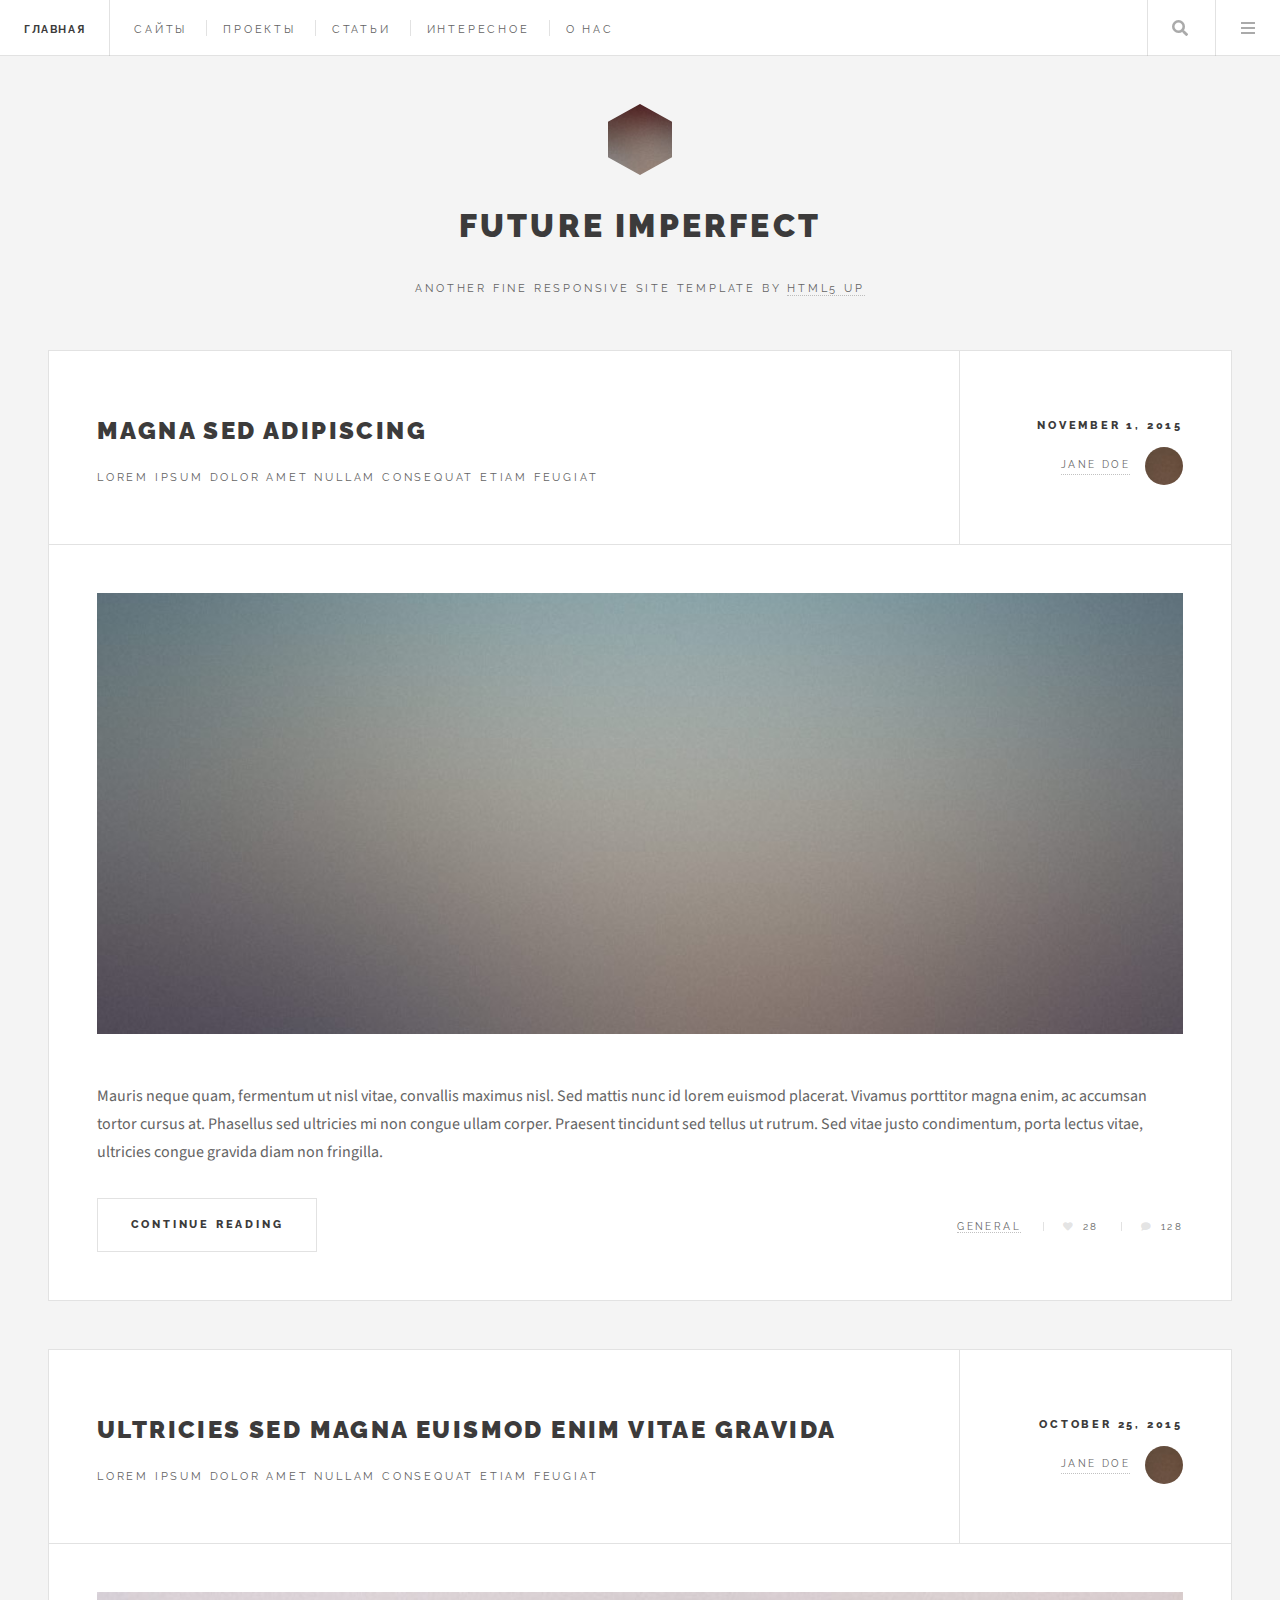
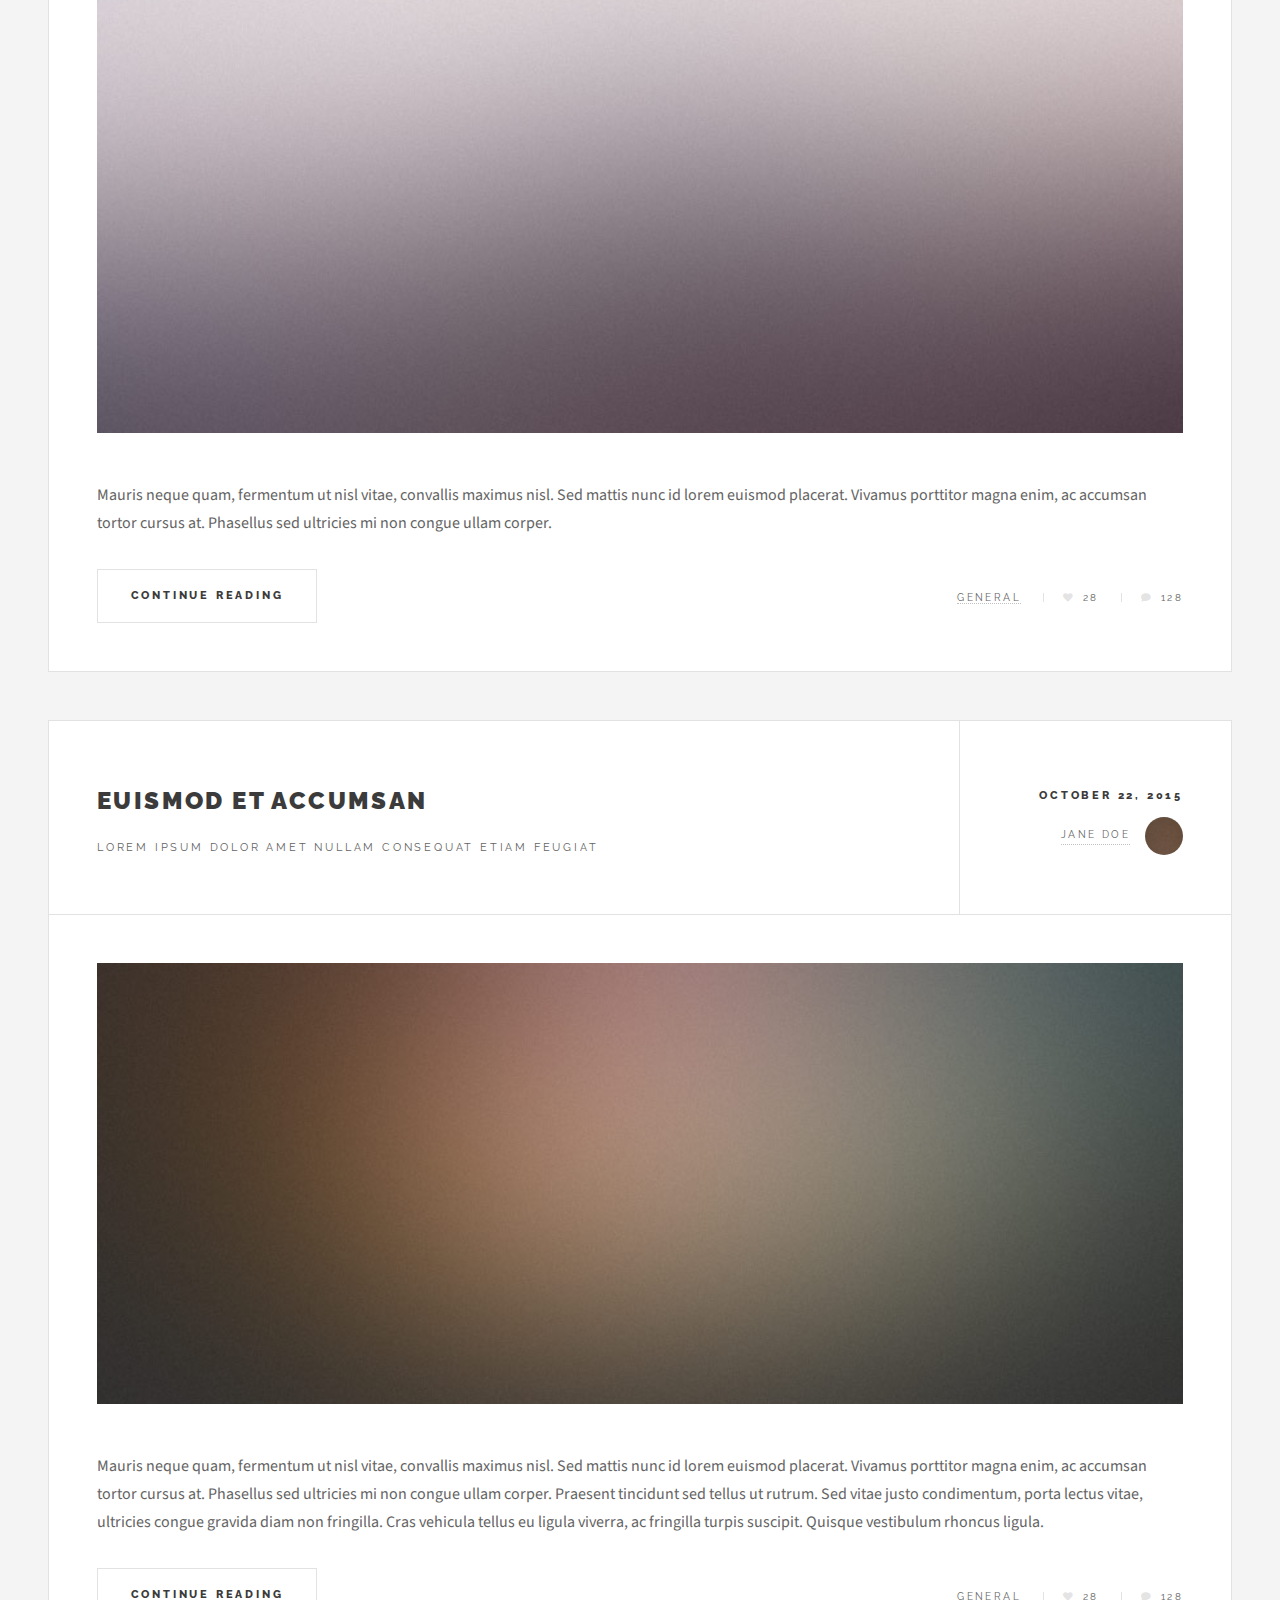
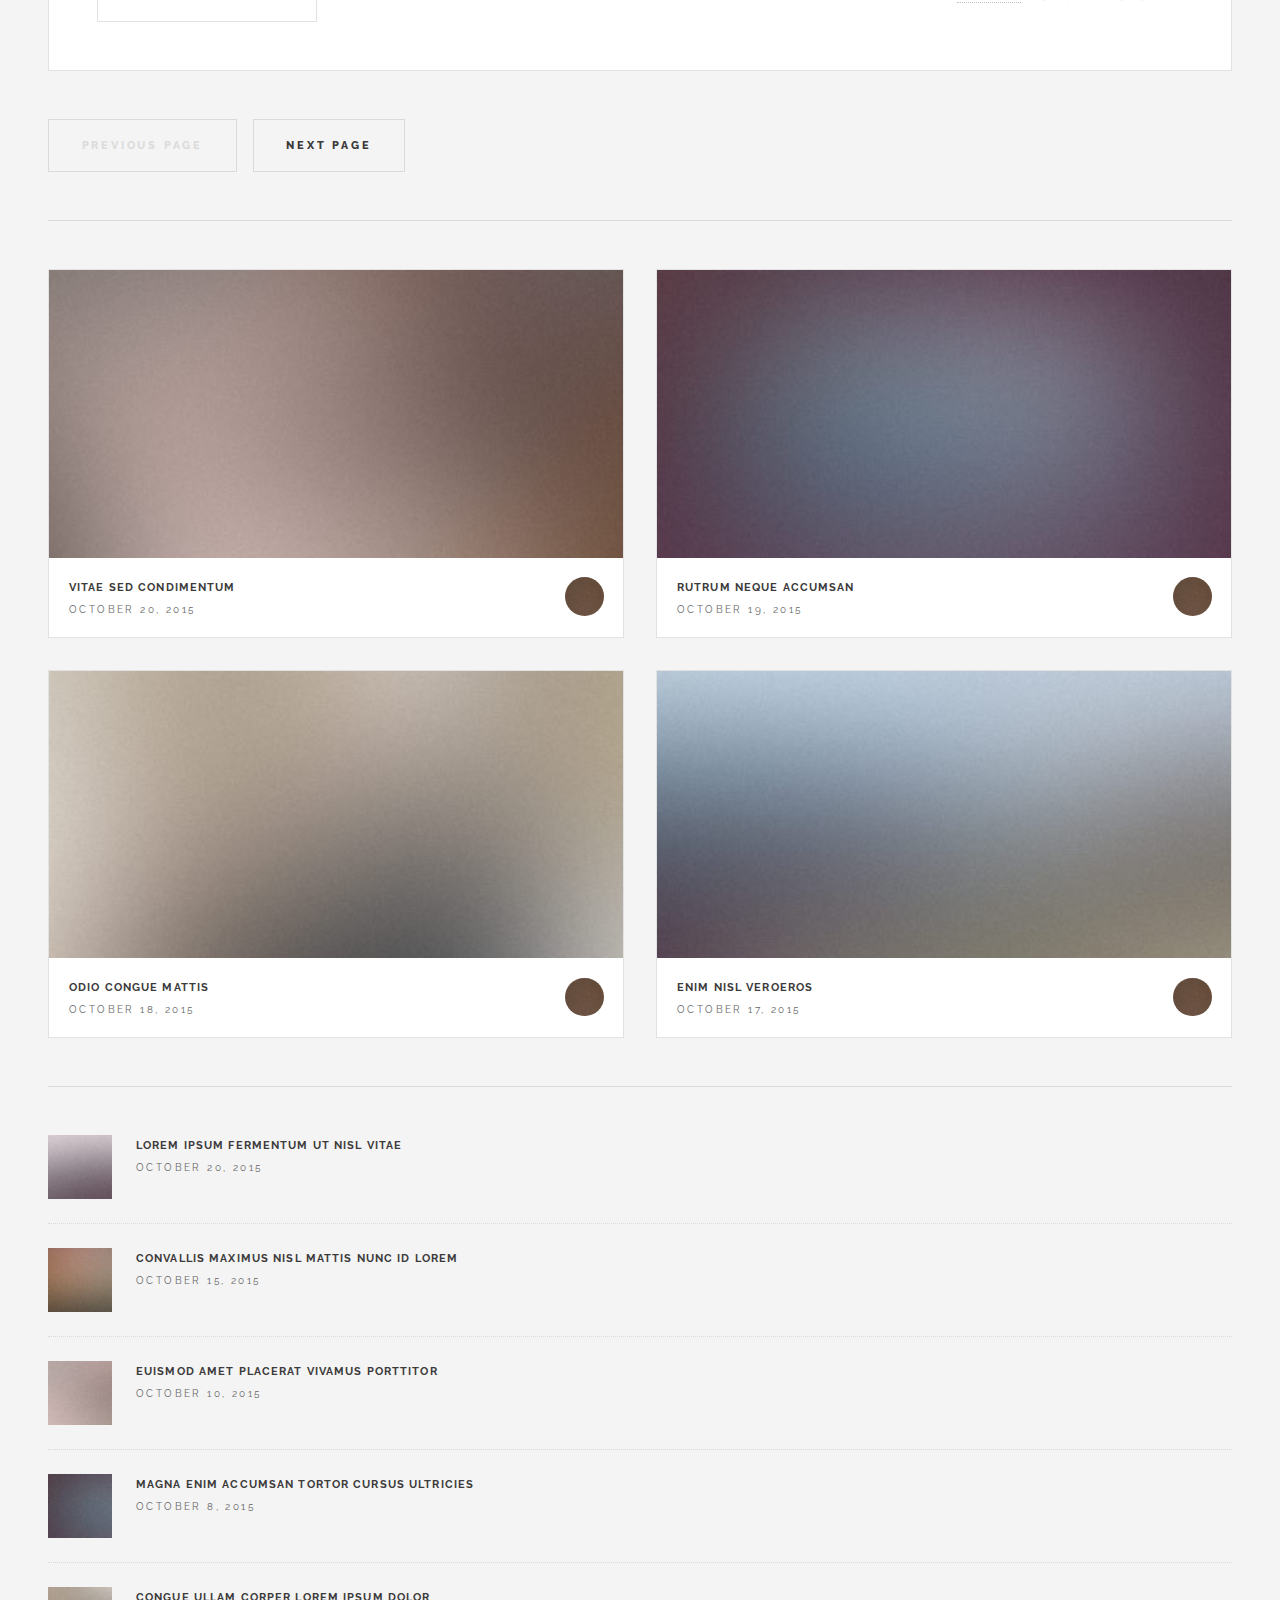
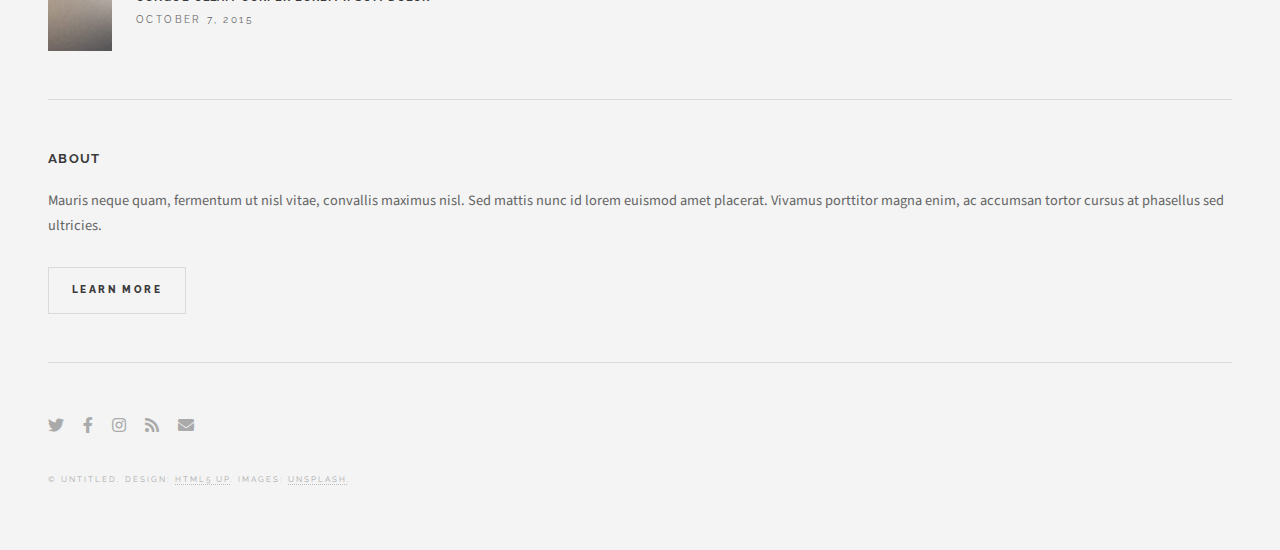
<file: index.html>
<!DOCTYPE HTML>
<html>
	<head>
		<title>Front-end programmers</title>
		<meta charset="utf-8" />
		<meta name="viewport" content="width=device-width, initial-scale=1, user-scalable=no" />
		<link rel="stylesheet" href="assets/css/main.css" />
	</head>
	<body class="is-preload">

		<!-- Wrapper -->
			<div id="wrapper">

				<!-- Header -->
					<header id="header">
						<h1><a href="index.html">Главная</a></h1>
						<nav class="links">
							<ul>
								<li><a href="sites/List_of_sites.html">Сайты</a></li>
								<li><a href="projects/List_of_projects.html">Проекты</a></li>
								<li><a href="#">Статьи</a></li>
								<li><a href="#">Интересное</a></li>
								<li><a href="#">О нас</a></li>
							</ul>
						</nav>
						<nav class="main">
							<ul>
								<li class="search">
									<a class="fa-search" href="#search">Search</a>
									<form id="search" method="get" action="#">
										<input type="text" name="query" placeholder="Search" />
									</form>
								</li>
								<li class="menu">
									<a class="fa-bars" href="#menu">Menu</a>
								</li>
							</ul>
						</nav>
					</header>

				<!-- Menu -->
					<section id="menu">

						<!-- Search -->
							<section>
								<form class="search" method="get" action="#">
									<input type="text" name="query" placeholder="Search" />
								</form>
							</section>

						<!-- Links -->
							<section>
								<ul class="links">
									<li>
										<a href="#">
											<h3>Lorem ipsum</h3>
											<p>Feugiat tempus veroeros dolor</p>
										</a>
									</li>
									<li>
										<a href="#">
											<h3>Dolor sit amet</h3>
											<p>Sed vitae justo condimentum</p>
										</a>
									</li>
									<li>
										<a href="#">
											<h3>Feugiat veroeros</h3>
											<p>Phasellus sed ultricies mi congue</p>
										</a>
									</li>
									<li>
										<a href="#">
											<h3>Etiam sed consequat</h3>
											<p>Porta lectus amet ultricies</p>
										</a>
									</li>
								</ul>
							</section>

						<!-- Actions -->
							<section>
								<ul class="actions stacked">
									<li><a href="#" class="button large fit">Log In</a></li>
								</ul>
							</section>

					</section>

				<!-- Main -->
					<div id="main">

						<!-- Post -->
							<article class="post">
								<header>
									<div class="title">
										<h2><a href="single.html">Magna sed adipiscing</a></h2>
										<p>Lorem ipsum dolor amet nullam consequat etiam feugiat</p>
									</div>
									<div class="meta">
										<time class="published" datetime="2015-11-01">November 1, 2015</time>
										<a href="#" class="author"><span class="name">Jane Doe</span><img src="images/avatar.jpg" alt="" /></a>
									</div>
								</header>
								<a href="single.html" class="image featured"><img src="images/pic01.jpg" alt="" /></a>
								<p>Mauris neque quam, fermentum ut nisl vitae, convallis maximus nisl. Sed mattis nunc id lorem euismod placerat. Vivamus porttitor magna enim, ac accumsan tortor cursus at. Phasellus sed ultricies mi non congue ullam corper. Praesent tincidunt sed tellus ut rutrum. Sed vitae justo condimentum, porta lectus vitae, ultricies congue gravida diam non fringilla.</p>
								<footer>
									<ul class="actions">
										<li><a href="single.html" class="button large">Continue Reading</a></li>
									</ul>
									<ul class="stats">
										<li><a href="#">General</a></li>
										<li><a href="#" class="icon solid fa-heart">28</a></li>
										<li><a href="#" class="icon solid fa-comment">128</a></li>
									</ul>
								</footer>
							</article>

						<!-- Post -->
							<article class="post">
								<header>
									<div class="title">
										<h2><a href="single.html">Ultricies sed magna euismod enim vitae gravida</a></h2>
										<p>Lorem ipsum dolor amet nullam consequat etiam feugiat</p>
									</div>
									<div class="meta">
										<time class="published" datetime="2015-10-25">October 25, 2015</time>
										<a href="#" class="author"><span class="name">Jane Doe</span><img src="images/avatar.jpg" alt="" /></a>
									</div>
								</header>
								<a href="single.html" class="image featured"><img src="images/pic02.jpg" alt="" /></a>
								<p>Mauris neque quam, fermentum ut nisl vitae, convallis maximus nisl. Sed mattis nunc id lorem euismod placerat. Vivamus porttitor magna enim, ac accumsan tortor cursus at. Phasellus sed ultricies mi non congue ullam corper.</p>
								<footer>
									<ul class="actions">
										<li><a href="single.html" class="button large">Continue Reading</a></li>
									</ul>
									<ul class="stats">
										<li><a href="#">General</a></li>
										<li><a href="#" class="icon solid fa-heart">28</a></li>
										<li><a href="#" class="icon solid fa-comment">128</a></li>
									</ul>
								</footer>
							</article>

						<!-- Post -->
							<article class="post">
								<header>
									<div class="title">
										<h2><a href="single.html">Euismod et accumsan</a></h2>
										<p>Lorem ipsum dolor amet nullam consequat etiam feugiat</p>
									</div>
									<div class="meta">
										<time class="published" datetime="2015-10-22">October 22, 2015</time>
										<a href="#" class="author"><span class="name">Jane Doe</span><img src="images/avatar.jpg" alt="" /></a>
									</div>
								</header>
								<a href="single.html" class="image featured"><img src="images/pic03.jpg" alt="" /></a>
								<p>Mauris neque quam, fermentum ut nisl vitae, convallis maximus nisl. Sed mattis nunc id lorem euismod placerat. Vivamus porttitor magna enim, ac accumsan tortor cursus at. Phasellus sed ultricies mi non congue ullam corper. Praesent tincidunt sed tellus ut rutrum. Sed vitae justo condimentum, porta lectus vitae, ultricies congue gravida diam non fringilla. Cras vehicula tellus eu ligula viverra, ac fringilla turpis suscipit. Quisque vestibulum rhoncus ligula.</p>
								<footer>
									<ul class="actions">
										<li><a href="single.html" class="button large">Continue Reading</a></li>
									</ul>
									<ul class="stats">
										<li><a href="#">General</a></li>
										<li><a href="#" class="icon solid fa-heart">28</a></li>
										<li><a href="#" class="icon solid fa-comment">128</a></li>
									</ul>
								</footer>
							</article>

						<!-- Post -->
						<!--
							<article class="post">
								<header>
									<div class="title">
										<h2><a href="#">Elements</a></h2>
										<p>Lorem ipsum dolor amet nullam consequat etiam feugiat</p>
									</div>
									<div class="meta">
										<time class="published" datetime="2015-10-18">October 18, 2015</time>
										<a href="#" class="author"><span class="name">Jane Doe</span><img src="images/avatar.jpg" alt="" /></a>
									</div>
								</header>

								<section>
									<h3>Text</h3>
									<p>This is <b>bold</b> and this is <strong>strong</strong>. This is <i>italic</i> and this is <em>emphasized</em>.
									This is <sup>superscript</sup> text and this is <sub>subscript</sub> text.
									This is <u>underlined</u> and this is code: <code>for (;;) { ... }</code>. Finally, <a href="#">this is a link</a>.</p>
									<hr />
									<p>Nunc lacinia ante nunc ac lobortis. Interdum adipiscing gravida odio porttitor sem non mi integer non faucibus ornare mi ut ante amet placerat aliquet. Volutpat eu sed ante lacinia sapien lorem accumsan varius montes viverra nibh in adipiscing blandit tempus accumsan.</p>
									<hr />
									<h2>Heading Level 2</h2>
									<h3>Heading Level 3</h3>
									<h4>Heading Level 4</h4>
									<hr />
									<h4>Blockquote</h4>
									<blockquote>Fringilla nisl. Donec accumsan interdum nisi, quis tincidunt felis sagittis eget tempus euismod. Vestibulum ante ipsum primis in faucibus vestibulum. Blandit adipiscing eu felis iaculis volutpat ac adipiscing accumsan faucibus. Vestibulum ante ipsum primis in faucibus lorem ipsum dolor sit amet nullam adipiscing eu felis.</blockquote>
									<h4>Preformatted</h4>
									<pre><code>i = 0;

while (!deck.isInOrder()) {
  print 'Iteration ' + i;
  deck.shuffle();
  i++;
}

print 'It took ' + i + ' iterations to sort the deck.';</code></pre>
								</section>

								<section>
									<h3>Lists</h3>
									<div class="row">
										<div class="col-6 col-12-medium">
											<h4>Unordered</h4>
											<ul>
												<li>Dolor pulvinar etiam.</li>
												<li>Sagittis adipiscing.</li>
												<li>Felis enim feugiat.</li>
											</ul>
											<h4>Alternate</h4>
											<ul class="alt">
												<li>Dolor pulvinar etiam.</li>
												<li>Sagittis adipiscing.</li>
												<li>Felis enim feugiat.</li>
											</ul>
										</div>
										<div class="col-6 col-12-medium">
											<h4>Ordered</h4>
											<ol>
												<li>Dolor pulvinar etiam.</li>
												<li>Etiam vel felis viverra.</li>
												<li>Felis enim feugiat.</li>
												<li>Dolor pulvinar etiam.</li>
												<li>Etiam vel felis lorem.</li>
												<li>Felis enim et feugiat.</li>
											</ol>
											<h4>Icons</h4>
											<ul class="icons">
												<li><a href="#" class="icon brands fa-twitter"><span class="label">Twitter</span></a></li>
												<li><a href="#" class="icon brands fa-facebook-f"><span class="label">Facebook</span></a></li>
												<li><a href="#" class="icon brands fa-instagram"><span class="label">Instagram</span></a></li>
												<li><a href="#" class="icon brands fa-github"><span class="label">Github</span></a></li>
											</ul>
										</div>
									</div>
									<h3>Actions</h3>
									<div class="row">
										<div class="col-6 col-12-medium">
											<ul class="actions">
												<li><a href="#" class="button">Default</a></li>
												<li><a href="#" class="button">Default</a></li>
												<li><a href="#" class="button">Default</a></li>
											</ul>
											<ul class="actions small">
												<li><a href="#" class="button small">Small</a></li>
												<li><a href="#" class="button small">Small</a></li>
												<li><a href="#" class="button small">Small</a></li>
											</ul>
											<ul class="actions stacked">
												<li><a href="#" class="button">Default</a></li>
												<li><a href="#" class="button">Default</a></li>
												<li><a href="#" class="button">Default</a></li>
											</ul>
											<ul class="actions stacked">
												<li><a href="#" class="button small">Small</a></li>
												<li><a href="#" class="button small">Small</a></li>
												<li><a href="#" class="button small">Small</a></li>
											</ul>
										</div>
										<div class="col-6 col-12-medium">
											<ul class="actions stacked">
												<li><a href="#" class="button fit">Default</a></li>
												<li><a href="#" class="button fit">Default</a></li>
											</ul>
											<ul class="actions stacked">
												<li><a href="#" class="button small fit">Small</a></li>
												<li><a href="#" class="button small fit">Small</a></li>
											</ul>
										</div>
									</div>
								</section>

								<section>
									<h3>Table</h3>
									<h4>Default</h4>
									<div class="table-wrapper">
										<table>
											<thead>
												<tr>
													<th>Name</th>
													<th>Description</th>
													<th>Price</th>
												</tr>
											</thead>
											<tbody>
												<tr>
													<td>Item One</td>
													<td>Ante turpis integer aliquet porttitor.</td>
													<td>29.99</td>
												</tr>
												<tr>
													<td>Item Two</td>
													<td>Vis ac commodo adipiscing arcu aliquet.</td>
													<td>19.99</td>
												</tr>
												<tr>
													<td>Item Three</td>
													<td> Morbi faucibus arcu accumsan lorem.</td>
													<td>29.99</td>
												</tr>
												<tr>
													<td>Item Four</td>
													<td>Vitae integer tempus condimentum.</td>
													<td>19.99</td>
												</tr>
												<tr>
													<td>Item Five</td>
													<td>Ante turpis integer aliquet porttitor.</td>
													<td>29.99</td>
												</tr>
											</tbody>
											<tfoot>
												<tr>
													<td colspan="2"></td>
													<td>100.00</td>
												</tr>
											</tfoot>
										</table>
									</div>

									<h4>Alternate</h4>
									<div class="table-wrapper">
										<table class="alt">
											<thead>
												<tr>
													<th>Name</th>
													<th>Description</th>
													<th>Price</th>
												</tr>
											</thead>
											<tbody>
												<tr>
													<td>Item One</td>
													<td>Ante turpis integer aliquet porttitor.</td>
													<td>29.99</td>
												</tr>
												<tr>
													<td>Item Two</td>
													<td>Vis ac commodo adipiscing arcu aliquet.</td>
													<td>19.99</td>
												</tr>
												<tr>
													<td>Item Three</td>
													<td> Morbi faucibus arcu accumsan lorem.</td>
													<td>29.99</td>
												</tr>
												<tr>
													<td>Item Four</td>
													<td>Vitae integer tempus condimentum.</td>
													<td>19.99</td>
												</tr>
												<tr>
													<td>Item Five</td>
													<td>Ante turpis integer aliquet porttitor.</td>
													<td>29.99</td>
												</tr>
											</tbody>
											<tfoot>
												<tr>
													<td colspan="2"></td>
													<td>100.00</td>
												</tr>
											</tfoot>
										</table>
									</div>
								</section>

								<section>
									<h3>Buttons</h3>
									<ul class="actions">
										<li><a href="#" class="button large">Large</a></li>
										<li><a href="#" class="button">Default</a></li>
										<li><a href="#" class="button small">Small</a></li>
									</ul>
									<ul class="actions fit">
										<li><a href="#" class="button fit">Fit</a></li>
										<li><a href="#" class="button fit">Fit</a></li>
										<li><a href="#" class="button fit">Fit</a></li>
									</ul>
									<ul class="actions fit small">
										<li><a href="#" class="button fit small">Fit + Small</a></li>
										<li><a href="#" class="button fit small">Fit + Small</a></li>
										<li><a href="#" class="button fit small">Fit + Small</a></li>
									</ul>
									<ul class="actions">
										<li><a href="#" class="button icon solid fa-download">Icon</a></li>
										<li><a href="#" class="button icon solid fa-upload">Icon</a></li>
										<li><a href="#" class="button icon solid fa-save">Icon</a></li>
									</ul>
									<ul class="actions">
										<li><span class="button disabled">Disabled</span></li>
										<li><span class="button disabled icon solid fa-download">Disabled</span></li>
									</ul>
								</section>

								<section>
									<h3>Form</h3>
									<form method="post" action="#">
										<div class="row gtr-uniform">
											<div class="col-6 col-12-xsmall">
												<input type="text" name="demo-name" id="demo-name" value="" placeholder="Name" />
											</div>
											<div class="col-6 col-12-xsmall">
												<input type="email" name="demo-email" id="demo-email" value="" placeholder="Email" />
											</div>
											<div class="col-12">
												<select name="demo-category" id="demo-category">
													<option value="">- Category -</option>
													<option value="1">Manufacturing</option>
													<option value="1">Shipping</option>
													<option value="1">Administration</option>
													<option value="1">Human Resources</option>
												</select>
											</div>
											<div class="col-4 col-12-small">
												<input type="radio" id="demo-priority-low" name="demo-priority" checked>
												<label for="demo-priority-low">Low</label>
											</div>
											<div class="col-4 col-12-small">
												<input type="radio" id="demo-priority-normal" name="demo-priority">
												<label for="demo-priority-normal">Normal</label>
											</div>
											<div class="col-4 col-12-small">
												<input type="radio" id="demo-priority-high" name="demo-priority">
												<label for="demo-priority-high">High</label>
											</div>
											<div class="col-6 col-12-small">
												<input type="checkbox" id="demo-copy" name="demo-copy">
												<label for="demo-copy">Email me a copy</label>
											</div>
											<div class="col-6 col-12-small">
												<input type="checkbox" id="demo-human" name="demo-human" checked>
												<label for="demo-human">Not a robot</label>
											</div>
											<div class="col-12">
												<textarea name="demo-message" id="demo-message" placeholder="Enter your message" rows="6"></textarea>
											</div>
											<div class="col-12">
												<ul class="actions">
													<li><input type="submit" value="Send Message" /></li>
													<li><input type="reset" value="Reset" /></li>
												</ul>
											</div>
										</div>
									</form>
								</section>

								<section>
									<h3>Image</h3>
									<h4>Fit</h4>
									<div class="box alt">
										<div class="row gtr-uniform">
											<div class="col-12"><span class="image fit"><img src="images/pic02.jpg" alt="" /></span></div>
											<div class="col-4"><span class="image fit"><img src="images/pic04.jpg" alt="" /></span></div>
											<div class="col-4"><span class="image fit"><img src="images/pic05.jpg" alt="" /></span></div>
											<div class="col-4"><span class="image fit"><img src="images/pic06.jpg" alt="" /></span></div>
											<div class="col-4"><span class="image fit"><img src="images/pic06.jpg" alt="" /></span></div>
											<div class="col-4"><span class="image fit"><img src="images/pic04.jpg" alt="" /></span></div>
											<div class="col-4"><span class="image fit"><img src="images/pic05.jpg" alt="" /></span></div>
											<div class="col-4"><span class="image fit"><img src="images/pic05.jpg" alt="" /></span></div>
											<div class="col-4"><span class="image fit"><img src="images/pic06.jpg" alt="" /></span></div>
											<div class="col-4"><span class="image fit"><img src="images/pic04.jpg" alt="" /></span></div>
										</div>
									</div>
									<h4>Left &amp; Right</h4>
									<p><span class="image left"><img src="images/pic07.jpg" alt="" /></span>Fringilla nisl. Donec accumsan interdum nisi, quis tincidunt felis sagittis eget. tempus euismod. Vestibulum ante ipsum primis in faucibus vestibulum. Blandit adipiscing eu felis iaculis volutpat ac adipiscing accumsan eu faucibus. Integer ac pellentesque praesent tincidunt felis sagittis eget. tempus euismod. Vestibulum ante ipsum primis in faucibus vestibulum. Blandit adipiscing eu felis iaculis volutpat ac adipiscing accumsan eu faucibus. Integer ac pellentesque praesent. Donec accumsan interdum nisi, quis tincidunt felis sagittis eget. tempus euismod. Vestibulum ante ipsum primis in faucibus vestibulum. Blandit adipiscing eu felis iaculis volutpat ac adipiscing accumsan eu faucibus. Integer ac pellentesque praesent tincidunt felis sagittis eget. tempus euismod. Vestibulum ante ipsum primis in faucibus vestibulum. Blandit adipiscing eu felis iaculis volutpat ac adipiscing accumsan eu faucibus. Integer ac pellentesque praesent. Blandit adipiscing eu felis iaculis volutpat ac adipiscing accumsan eu faucibus. Integer ac pellentesque praesent tincidunt felis sagittis eget. tempus euismod. Vestibulum ante ipsum primis in faucibus vestibulum. Blandit adipiscing eu felis iaculis volutpat ac adipiscing accumsan eu faucibus. Integer ac pellentesque praesent.</p>
									<p><span class="image right"><img src="images/pic04.jpg" alt="" /></span>Fringilla nisl. Donec accumsan interdum nisi, quis tincidunt felis sagittis eget. tempus euismod. Vestibulum ante ipsum primis in faucibus vestibulum. Blandit adipiscing eu felis iaculis volutpat ac adipiscing accumsan eu faucibus. Integer ac pellentesque praesent tincidunt felis sagittis eget. tempus euismod. Vestibulum ante ipsum primis in faucibus vestibulum. Blandit adipiscing eu felis iaculis volutpat ac adipiscing accumsan eu faucibus. Integer ac pellentesque praesent. Donec accumsan interdum nisi, quis tincidunt felis sagittis eget. tempus euismod. Vestibulum ante ipsum primis in faucibus vestibulum. Blandit adipiscing eu felis iaculis volutpat ac adipiscing accumsan eu faucibus. Integer ac pellentesque praesent tincidunt felis sagittis eget. tempus euismod. Vestibulum ante ipsum primis in faucibus vestibulum. Blandit adipiscing eu felis iaculis volutpat ac adipiscing accumsan eu faucibus. Integer ac pellentesque praesent. Blandit adipiscing eu felis iaculis volutpat ac adipiscing accumsan eu faucibus. Integer ac pellentesque praesent tincidunt felis sagittis eget. tempus euismod. Vestibulum ante ipsum primis in faucibus vestibulum. Blandit adipiscing eu felis iaculis volutpat ac adipiscing accumsan eu faucibus. Integer ac pellentesque praesent.</p>
								</section>

							</article>
						-->

						<!-- Pagination -->
							<ul class="actions pagination">
								<li><a href="" class="disabled button large previous">Previous Page</a></li>
								<li><a href="#" class="button large next">Next Page</a></li>
							</ul>

					</div>

				<!-- Sidebar -->
					<section id="sidebar">

						<!-- Intro -->
							<section id="intro">
								<a href="#" class="logo"><img src="images/logo.jpg" alt="" /></a>
								<header>
									<h2>Future Imperfect</h2>
									<p>Another fine responsive site template by <a href="http://html5up.net">HTML5 UP</a></p>
								</header>
							</section>

						<!-- Mini Posts -->
							<section>
								<div class="mini-posts">

									<!-- Mini Post -->
										<article class="mini-post">
											<header>
												<h3><a href="single.html">Vitae sed condimentum</a></h3>
												<time class="published" datetime="2015-10-20">October 20, 2015</time>
												<a href="#" class="author"><img src="images/avatar.jpg" alt="" /></a>
											</header>
											<a href="single.html" class="image"><img src="images/pic04.jpg" alt="" /></a>
										</article>

									<!-- Mini Post -->
										<article class="mini-post">
											<header>
												<h3><a href="single.html">Rutrum neque accumsan</a></h3>
												<time class="published" datetime="2015-10-19">October 19, 2015</time>
												<a href="#" class="author"><img src="images/avatar.jpg" alt="" /></a>
											</header>
											<a href="single.html" class="image"><img src="images/pic05.jpg" alt="" /></a>
										</article>

									<!-- Mini Post -->
										<article class="mini-post">
											<header>
												<h3><a href="single.html">Odio congue mattis</a></h3>
												<time class="published" datetime="2015-10-18">October 18, 2015</time>
												<a href="#" class="author"><img src="images/avatar.jpg" alt="" /></a>
											</header>
											<a href="single.html" class="image"><img src="images/pic06.jpg" alt="" /></a>
										</article>

									<!-- Mini Post -->
										<article class="mini-post">
											<header>
												<h3><a href="single.html">Enim nisl veroeros</a></h3>
												<time class="published" datetime="2015-10-17">October 17, 2015</time>
												<a href="#" class="author"><img src="images/avatar.jpg" alt="" /></a>
											</header>
											<a href="single.html" class="image"><img src="images/pic07.jpg" alt="" /></a>
										</article>

								</div>
							</section>

						<!-- Posts List -->
							<section>
								<ul class="posts">
									<li>
										<article>
											<header>
												<h3><a href="single.html">Lorem ipsum fermentum ut nisl vitae</a></h3>
												<time class="published" datetime="2015-10-20">October 20, 2015</time>
											</header>
											<a href="single.html" class="image"><img src="images/pic08.jpg" alt="" /></a>
										</article>
									</li>
									<li>
										<article>
											<header>
												<h3><a href="single.html">Convallis maximus nisl mattis nunc id lorem</a></h3>
												<time class="published" datetime="2015-10-15">October 15, 2015</time>
											</header>
											<a href="single.html" class="image"><img src="images/pic09.jpg" alt="" /></a>
										</article>
									</li>
									<li>
										<article>
											<header>
												<h3><a href="single.html">Euismod amet placerat vivamus porttitor</a></h3>
												<time class="published" datetime="2015-10-10">October 10, 2015</time>
											</header>
											<a href="single.html" class="image"><img src="images/pic10.jpg" alt="" /></a>
										</article>
									</li>
									<li>
										<article>
											<header>
												<h3><a href="single.html">Magna enim accumsan tortor cursus ultricies</a></h3>
												<time class="published" datetime="2015-10-08">October 8, 2015</time>
											</header>
											<a href="single.html" class="image"><img src="images/pic11.jpg" alt="" /></a>
										</article>
									</li>
									<li>
										<article>
											<header>
												<h3><a href="single.html">Congue ullam corper lorem ipsum dolor</a></h3>
												<time class="published" datetime="2015-10-06">October 7, 2015</time>
											</header>
											<a href="single.html" class="image"><img src="images/pic12.jpg" alt="" /></a>
										</article>
									</li>
								</ul>
							</section>

						<!-- About -->
							<section class="blurb">
								<h2>About</h2>
								<p>Mauris neque quam, fermentum ut nisl vitae, convallis maximus nisl. Sed mattis nunc id lorem euismod amet placerat. Vivamus porttitor magna enim, ac accumsan tortor cursus at phasellus sed ultricies.</p>
								<ul class="actions">
									<li><a href="#" class="button">Learn More</a></li>
								</ul>
							</section>

						<!-- Footer -->
							<section id="footer">
								<ul class="icons">
									<li><a href="#" class="icon brands fa-twitter"><span class="label">Twitter</span></a></li>
									<li><a href="#" class="icon brands fa-facebook-f"><span class="label">Facebook</span></a></li>
									<li><a href="#" class="icon brands fa-instagram"><span class="label">Instagram</span></a></li>
									<li><a href="#" class="icon solid fa-rss"><span class="label">RSS</span></a></li>
									<li><a href="#" class="icon solid fa-envelope"><span class="label">Email</span></a></li>
								</ul>
								<p class="copyright">&copy; Untitled. Design: <a href="http://html5up.net">HTML5 UP</a>. Images: <a href="http://unsplash.com">Unsplash</a>.</p>
							</section>

					</section>

			</div>

		<!-- Scripts -->
			<script src="assets/js/jquery.min.js"></script>
			<script src="assets/js/browser.min.js"></script>
			<script src="assets/js/breakpoints.min.js"></script>
			<script src="assets/js/util.js"></script>
			<script src="assets/js/main.js"></script>

	</body>
</html>
</file>
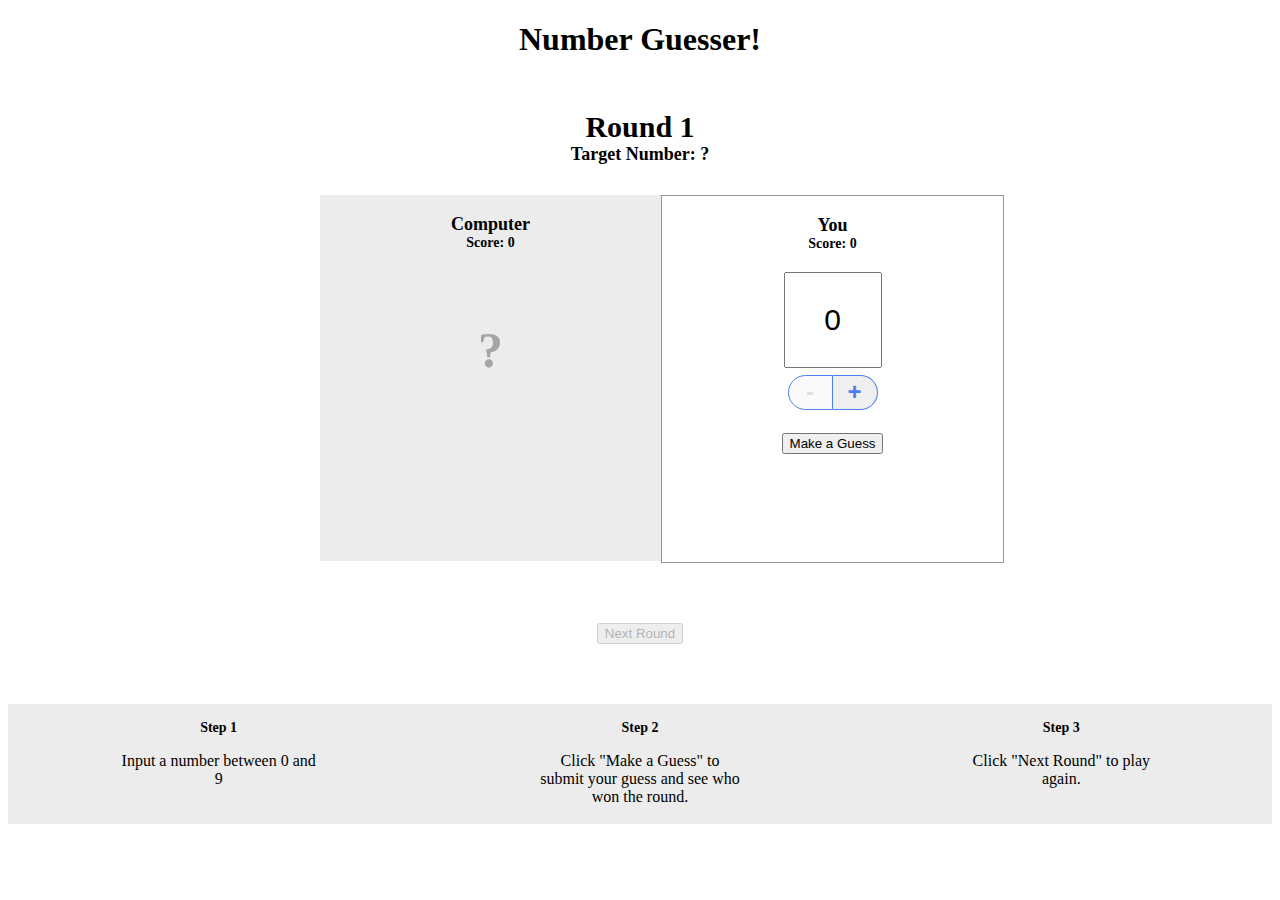
<file: projects/The_project/index.html>
<!doctype html>

<html>
  <head>
    <title>Number Guesser</title>
    <link href="https://fonts.googleapis.com/css?family=Nunito+Sans:400,700" rel="stylesheet">
    <link rel="stylesheet" href="./style.css">
  </head>
  <body>
    <div class="game-container">
      <header>
        <h1>Number Guesser!</h1>
      </header>

      <div class="rounds">
        <p class="round-label">Round <span id="round-number">1</span></p>
        <p class="guess-label">Target Number: <span id="target-number">?</span></p>
      </div>

      <div class="guessing-area">
        <div class="guess computer-guess">
          <div class="guess-title">
            <p class="guess-label">Computer</p>
            <p class="score-label">Score: <span id="computer-score">0</span></p>
          </div>
          <p id="computer-guess">?</p>
          <p class="winning-text" id="computer-wins"></p>
        </div>
        <div class="guess human-guess">
          <div class="guess-title">
            <p class="guess-label">You</p>
            <p class="score-label">Score: <span id="human-score">0</span></p>
          </div>
          <input type="number" id="human-guess" min=0 max=9 value=0>
          <div class="number-controls">
            <button class="number-control left" id="subtract" disabled>-</button>
            <button class="number-control right" id="add">+</button>
          </div>
          <button class="button" id="guess">Make a Guess</button>
        </div>
      </div>

      <div class="next-round-container">
        <button class="button" id="next-round" disabled>Next Round</button>
      </div>

    </div>

    <div class="instructions">
      <div class="instruction">
        <h3>Step 1</h3>
        <p>Input a number between 0 and 9</p>
      </div>
      <div class="instruction">
        <h3>Step 2</h3>
        <p>Click "Make a Guess" to submit your guess and see who won the round.</p>
      </div>
      <div class="instruction">
        <h3>Step 3</h3>
        <p>Click "Next Round" to play again.</p>
      </div>
    </div>

    <script src="./script.js"></script>
    <script src="./game.js"></script>
  </body>
</html>
</file>
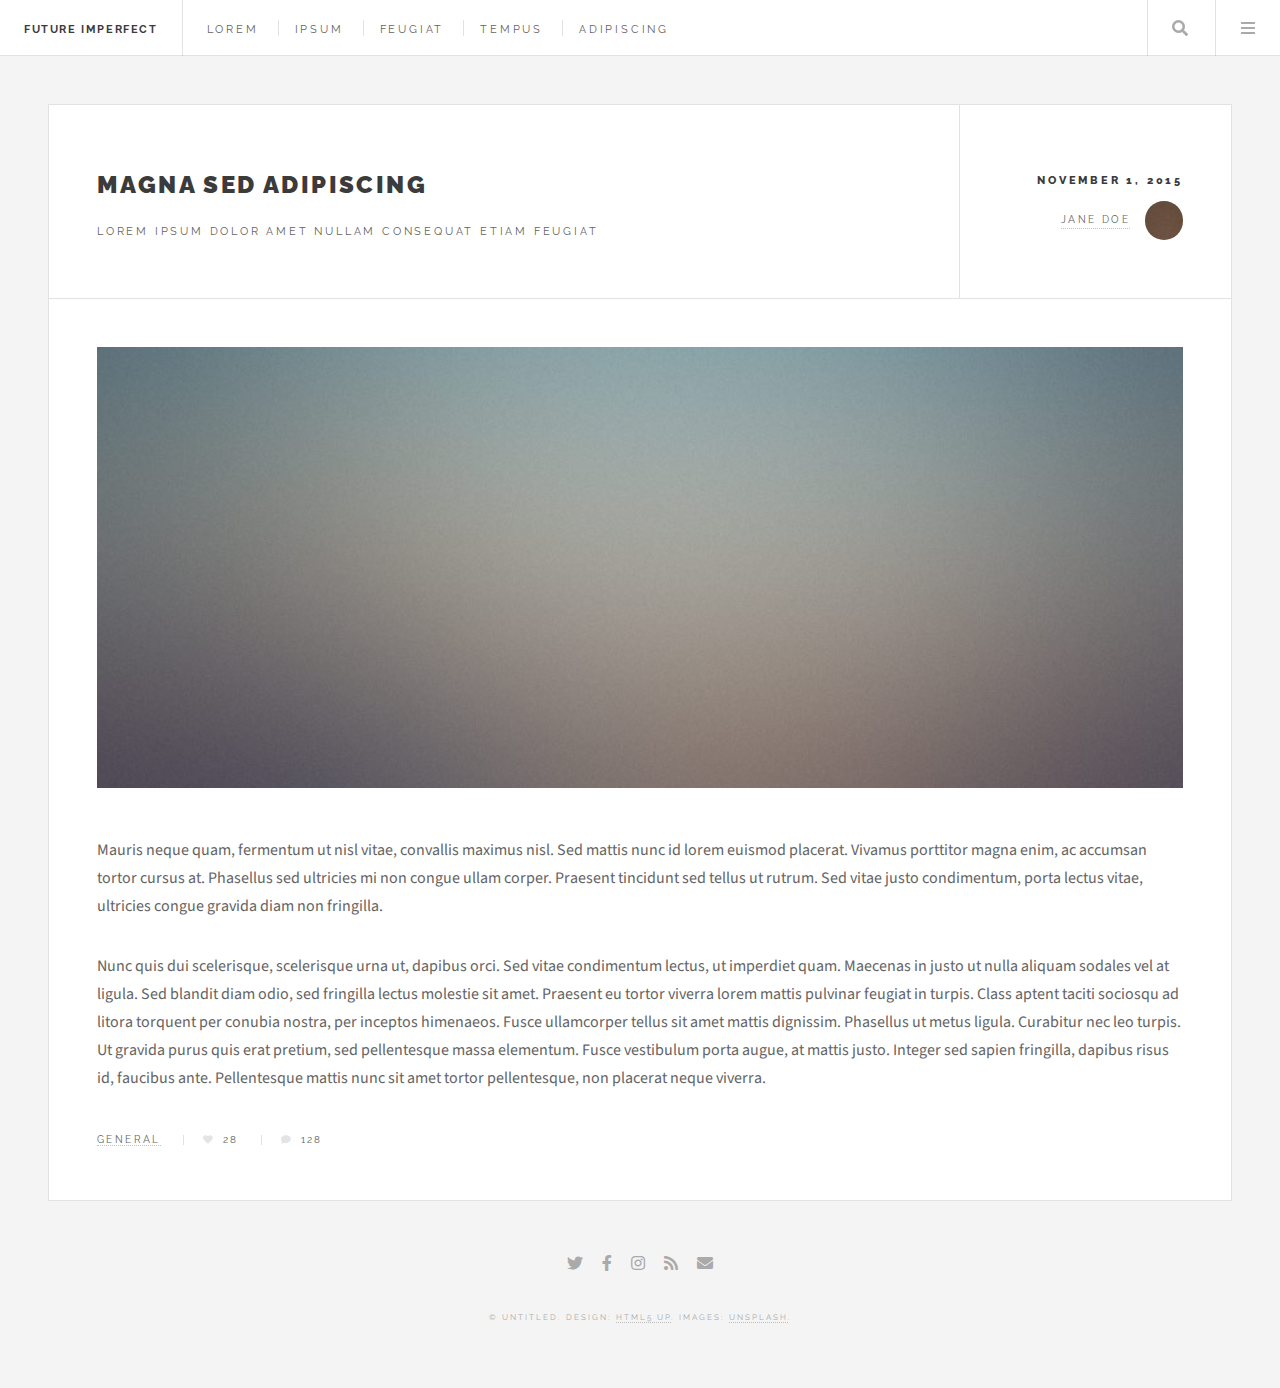
<file: single.html>
<!DOCTYPE HTML>
<!--
	Future Imperfect by HTML5 UP
	html5up.net | @ajlkn
	Free for personal and commercial use under the CCA 3.0 license (html5up.net/license)
-->
<html>
	<head>
		<title>Single - Future Imperfect by HTML5 UP</title>
		<meta charset="utf-8" />
		<meta name="viewport" content="width=device-width, initial-scale=1, user-scalable=no" />
		<link rel="stylesheet" href="assets/css/main.css" />
	</head>
	<body class="single is-preload">

		<!-- Wrapper -->
			<div id="wrapper">

				<!-- Header -->
					<header id="header">
						<h1><a href="index.html">Future Imperfect</a></h1>
						<nav class="links">
							<ul>
								<li><a href="#">Lorem</a></li>
								<li><a href="#">Ipsum</a></li>
								<li><a href="#">Feugiat</a></li>
								<li><a href="#">Tempus</a></li>
								<li><a href="#">Adipiscing</a></li>
							</ul>
						</nav>
						<nav class="main">
							<ul>
								<li class="search">
									<a class="fa-search" href="#search">Search</a>
									<form id="search" method="get" action="#">
										<input type="text" name="query" placeholder="Search" />
									</form>
								</li>
								<li class="menu">
									<a class="fa-bars" href="#menu">Menu</a>
								</li>
							</ul>
						</nav>
					</header>

				<!-- Menu -->
					<section id="menu">

						<!-- Search -->
							<section>
								<form class="search" method="get" action="#">
									<input type="text" name="query" placeholder="Search" />
								</form>
							</section>

						<!-- Links -->
							<section>
								<ul class="links">
									<li>
										<a href="#">
											<h3>Lorem ipsum</h3>
											<p>Feugiat tempus veroeros dolor</p>
										</a>
									</li>
									<li>
										<a href="#">
											<h3>Dolor sit amet</h3>
											<p>Sed vitae justo condimentum</p>
										</a>
									</li>
									<li>
										<a href="#">
											<h3>Feugiat veroeros</h3>
											<p>Phasellus sed ultricies mi congue</p>
										</a>
									</li>
									<li>
										<a href="#">
											<h3>Etiam sed consequat</h3>
											<p>Porta lectus amet ultricies</p>
										</a>
									</li>
								</ul>
							</section>

						<!-- Actions -->
							<section>
								<ul class="actions stacked">
									<li><a href="#" class="button large fit">Log In</a></li>
								</ul>
							</section>

					</section>

				<!-- Main -->
					<div id="main">

						<!-- Post -->
							<article class="post">
								<header>
									<div class="title">
										<h2><a href="#">Magna sed adipiscing</a></h2>
										<p>Lorem ipsum dolor amet nullam consequat etiam feugiat</p>
									</div>
									<div class="meta">
										<time class="published" datetime="2015-11-01">November 1, 2015</time>
										<a href="#" class="author"><span class="name">Jane Doe</span><img src="images/avatar.jpg" alt="" /></a>
									</div>
								</header>
								<span class="image featured"><img src="images/pic01.jpg" alt="" /></span>
								<p>Mauris neque quam, fermentum ut nisl vitae, convallis maximus nisl. Sed mattis nunc id lorem euismod placerat. Vivamus porttitor magna enim, ac accumsan tortor cursus at. Phasellus sed ultricies mi non congue ullam corper. Praesent tincidunt sed tellus ut rutrum. Sed vitae justo condimentum, porta lectus vitae, ultricies congue gravida diam non fringilla.</p>
								<p>Nunc quis dui scelerisque, scelerisque urna ut, dapibus orci. Sed vitae condimentum lectus, ut imperdiet quam. Maecenas in justo ut nulla aliquam sodales vel at ligula. Sed blandit diam odio, sed fringilla lectus molestie sit amet. Praesent eu tortor viverra lorem mattis pulvinar feugiat in turpis. Class aptent taciti sociosqu ad litora torquent per conubia nostra, per inceptos himenaeos. Fusce ullamcorper tellus sit amet mattis dignissim. Phasellus ut metus ligula. Curabitur nec leo turpis. Ut gravida purus quis erat pretium, sed pellentesque massa elementum. Fusce vestibulum porta augue, at mattis justo. Integer sed sapien fringilla, dapibus risus id, faucibus ante. Pellentesque mattis nunc sit amet tortor pellentesque, non placerat neque viverra. </p>
								<footer>
									<ul class="stats">
										<li><a href="#">General</a></li>
										<li><a href="#" class="icon solid fa-heart">28</a></li>
										<li><a href="#" class="icon solid fa-comment">128</a></li>
									</ul>
								</footer>
							</article>

					</div>

				<!-- Footer -->
					<section id="footer">
						<ul class="icons">
							<li><a href="#" class="icon brands fa-twitter"><span class="label">Twitter</span></a></li>
							<li><a href="#" class="icon brands fa-facebook-f"><span class="label">Facebook</span></a></li>
							<li><a href="#" class="icon brands fa-instagram"><span class="label">Instagram</span></a></li>
							<li><a href="#" class="icon solid fa-rss"><span class="label">RSS</span></a></li>
							<li><a href="#" class="icon solid fa-envelope"><span class="label">Email</span></a></li>
						</ul>
						<p class="copyright">&copy; Untitled. Design: <a href="http://html5up.net">HTML5 UP</a>. Images: <a href="http://unsplash.com">Unsplash</a>.</p>
					</section>

			</div>

		<!-- Scripts -->
			<script src="assets/js/jquery.min.js"></script>
			<script src="assets/js/browser.min.js"></script>
			<script src="assets/js/breakpoints.min.js"></script>
			<script src="assets/js/util.js"></script>
			<script src="assets/js/main.js"></script>

	</body>
</html>
</file>
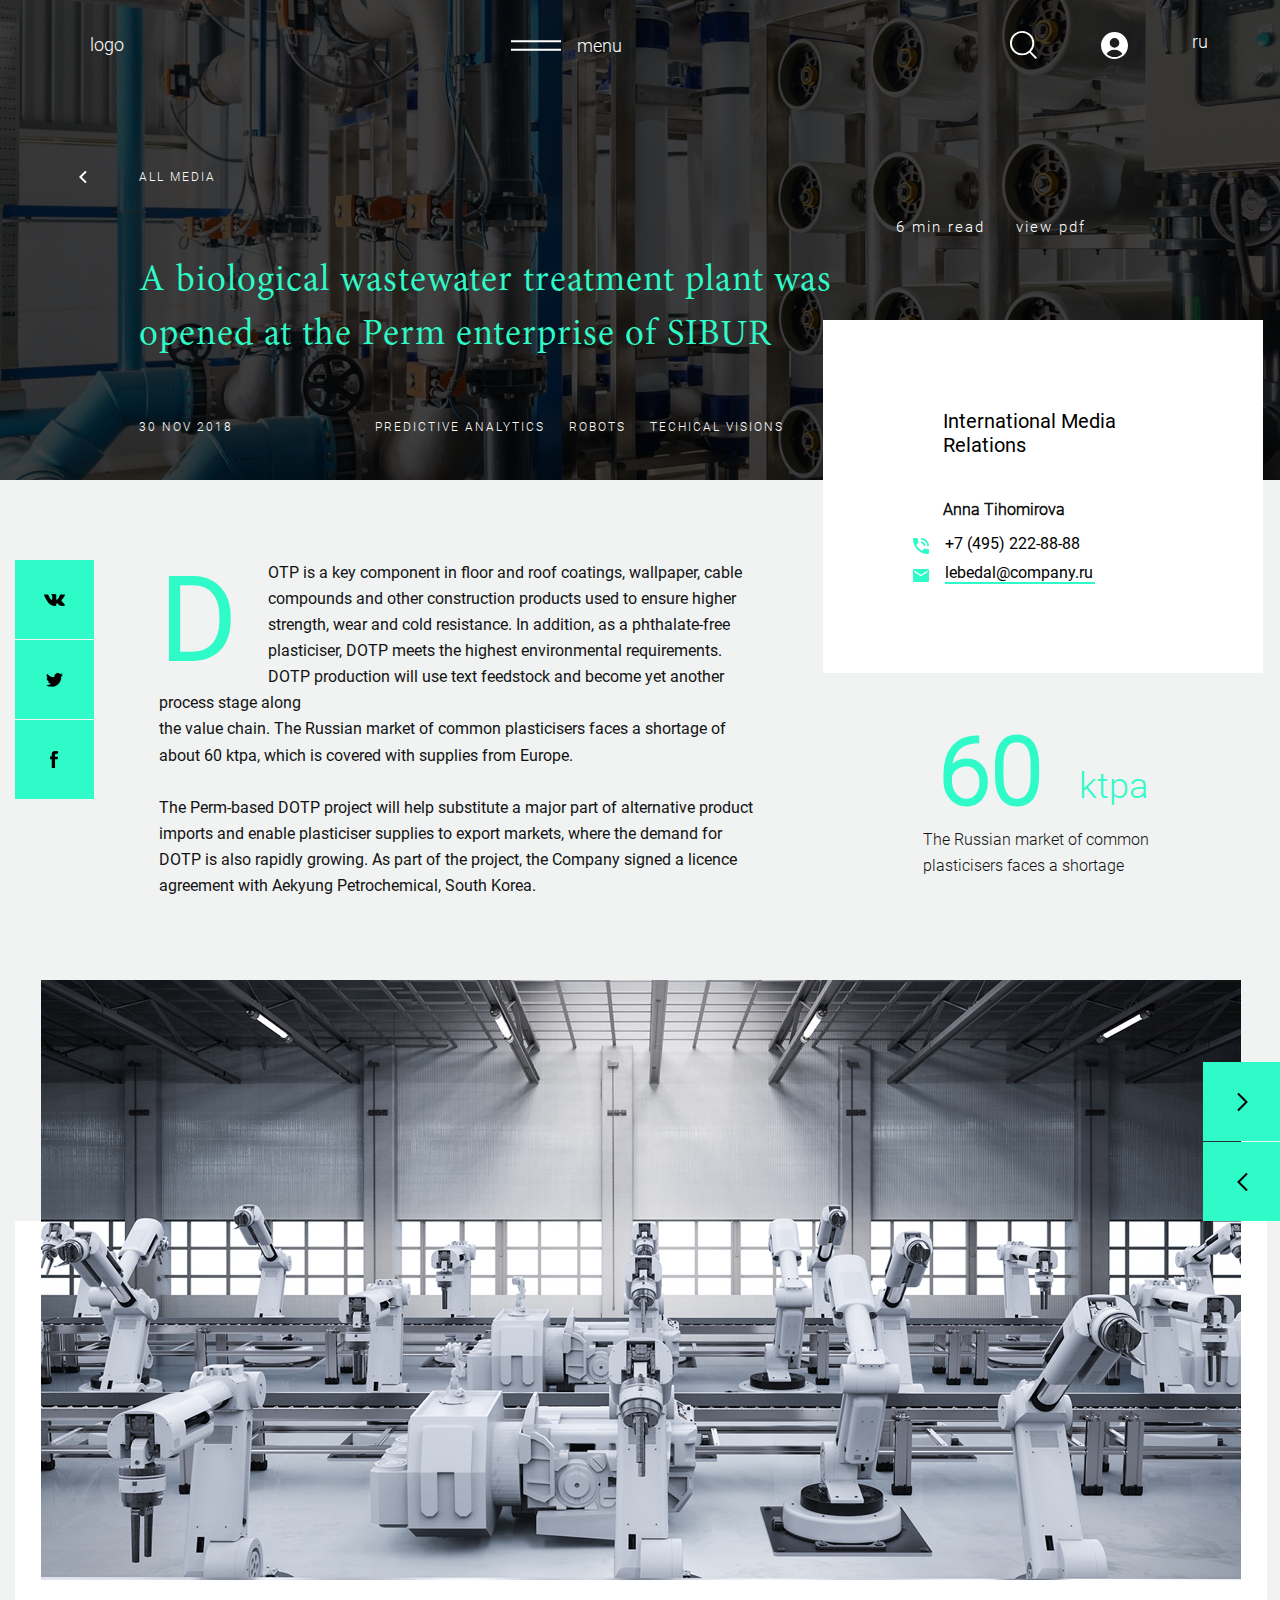
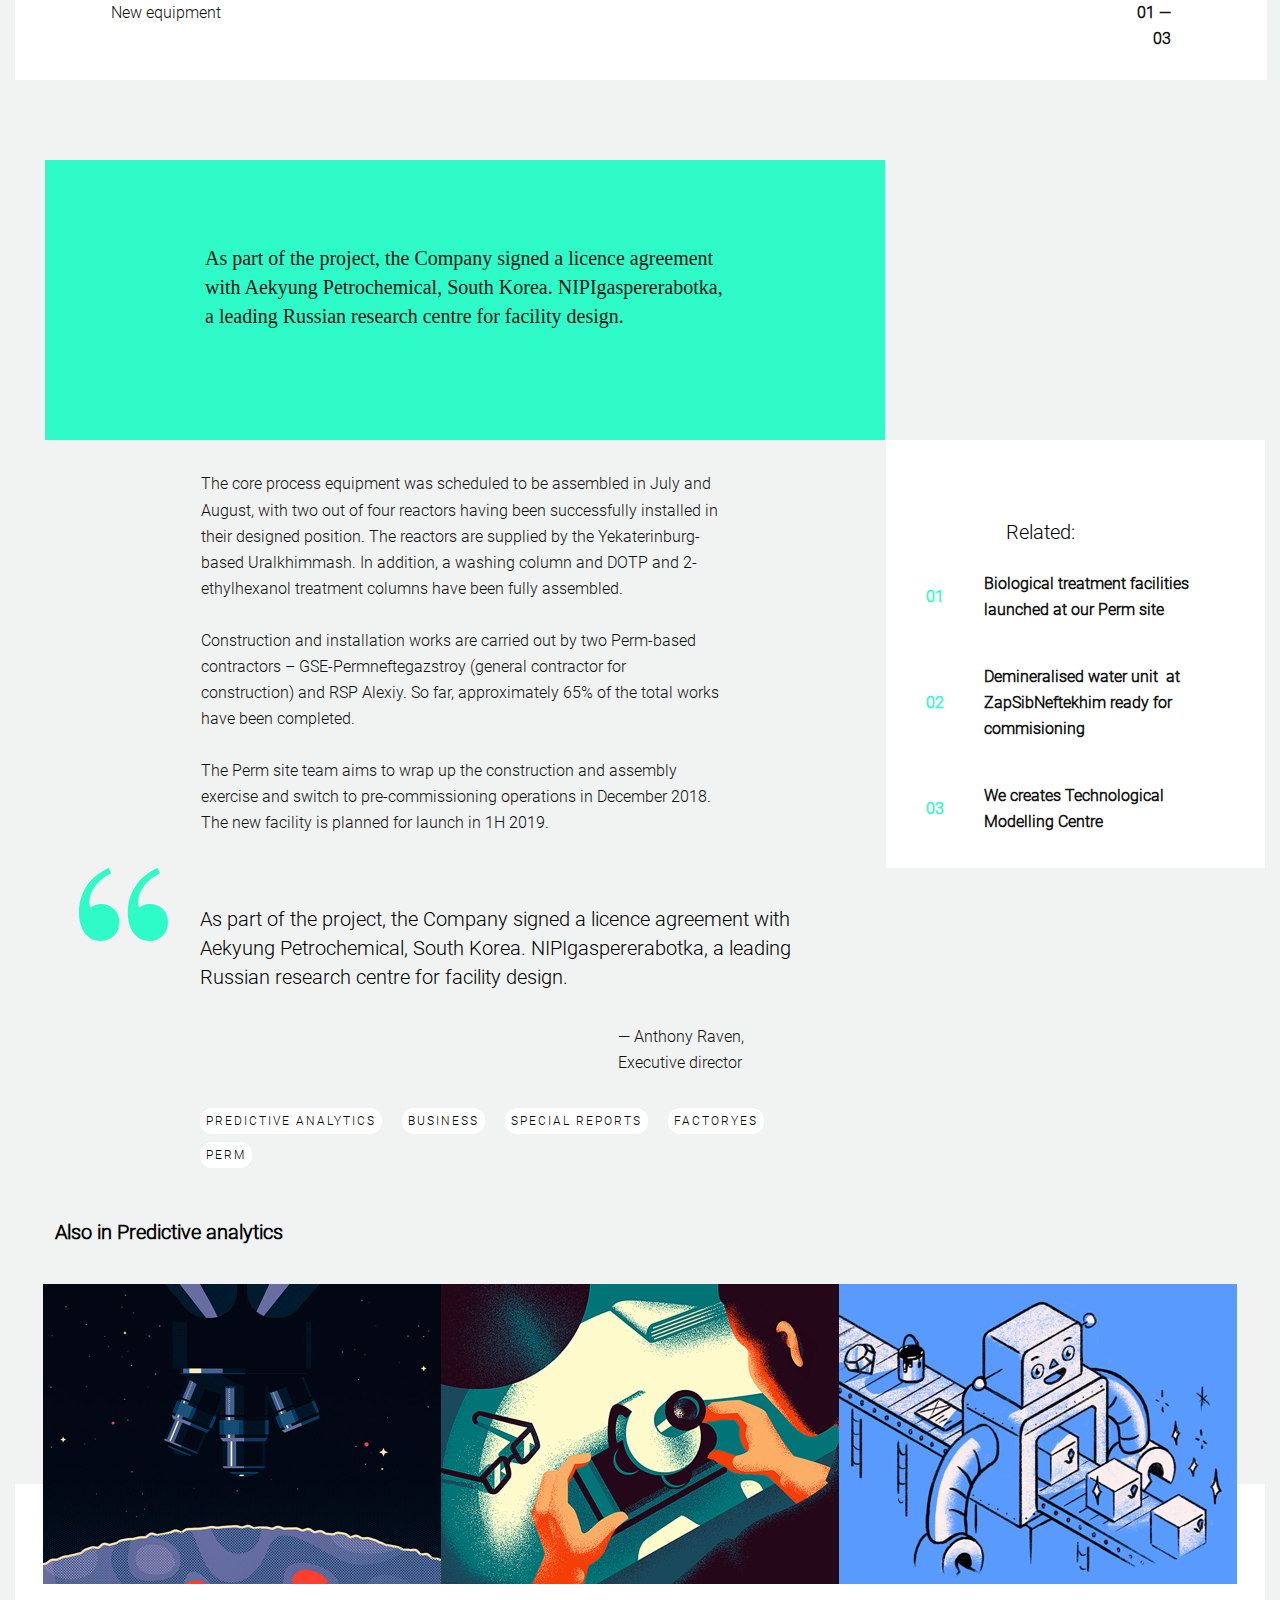
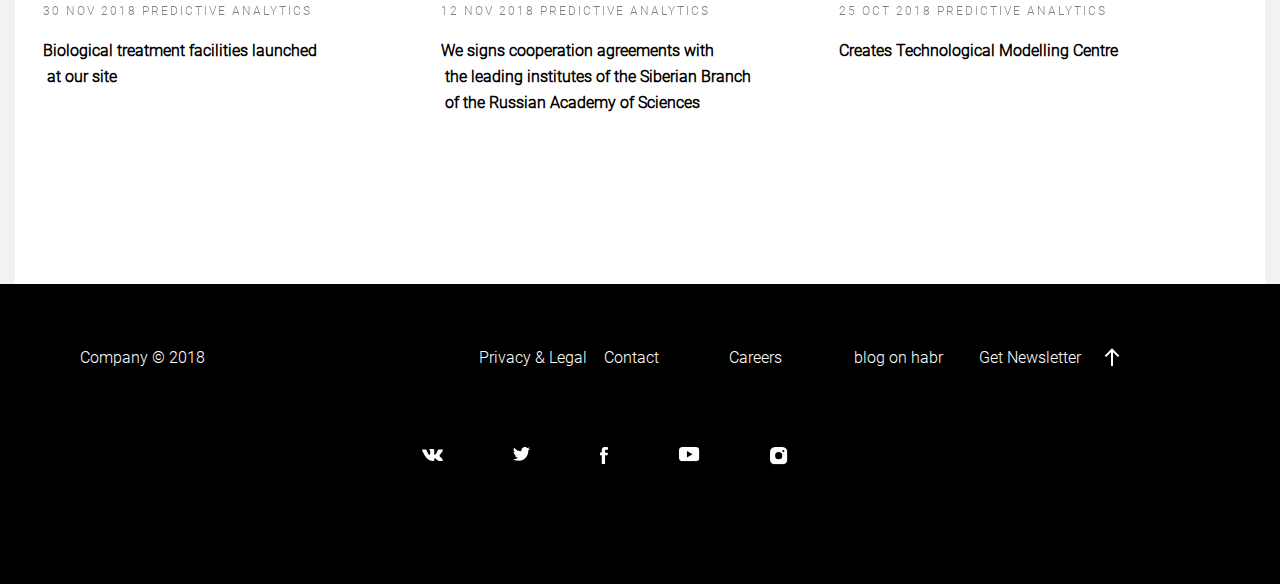
<file: sites/Homework_for_uplab/article_of_site_for_uplub.html>
<!DOCTYPE html>
<html lang="en">

<head>
  <meta charset="UTF-8">
  <meta name="viewport" content="width=device-width, initial-scale=1.0">
  <meta http-equiv="X-UA-Compatible" content="ie=edge">
  <title>Document</title>
  <link rel="stylesheet" type="text/css" href="maincss.css">
  <link rel="stylesheet" type="text/css" href="article.css">
  <link href="https://fonts.googleapis.com/css?family=Open+Sans" rel="stylesheet">
</head>

<body>
  <header class="header">

    <div class="headermenu">
      <a class="mainlogo" href="#">
        logo
      </a>

      <div class="mainmenu ">
        <div class="mainmenuflex">
          <a href="#">
            <img src="img/menu.svg" class="menuimg">
          </a>
          <a class="menutext" href="#">
            menu
          </a>
        </div>
      </div>

      <div class="menuicons">
        <div class="menuiconsflex">
          <a href="#"><img src="img/search.svg" class="search"></a>
          <a href="#"><img src="img/account.svg" class="account"></a>
          <a class="textru" href="#">
            ru
          </a>
        </div>
      </div>
    </div><!-- headermenu-->


    <div class="headermedia ">
      <div class="wrapper-for-article">
        <a class="back-bottom" href="#">
          <img src="img/back.svg" class="back">
        </a>

        <div class="media">
          <div class="mediatitle">
            ALL MEDIA
          </div>
          <div class="mediacontent">
            A biological wastewater treatment plant was <br>
            opened at the Perm enterprise of SIBUR
          </div>
          <div class="desarticle">
            <div class="data-of-article ">
              30 NOV 2018
            </div>

            <div class="flex-right">
              <a class="characteristic" href="#">
                PREDICTIVE ANALYTICS
              </a>
              <a class="characteristic" href="#">
                ROBOTS
              </a>
              <a class="characteristic" href="#">
                TECHICAL VISIONS
              </a>
            </div><!-- flex-right-->
          </div>
        </div>
        <!--media -->
        <div class="readthis ">
          <div class="read ">
            6 min read
          </div>
          <a class="read" href="#">
            view pdf
          </a>
        </div>
      </div><!-- wrapper-->
    </div><!-- headermedia-->

  </header>
  <div class="post">
    <div class="wrapper-for-article">
      <div class="part1">

        <div class="icon-flex">
          <a href="#"  class="soc-icon">
            <img src="img/vk2.svg" class="vk">
          </a>

          <a href="#"  class="soc-icon">
            <img src="img/tw2.svg" class="twitter">
          </a>

          <a href="#"  class="soc-icon">
            <img src="img/fb.svg" class="fb">
          </a>
        </div>

        <div class="textpost">
          <div class="D">D</div>OTP is a key component in floor and roof coatings,
          wallpaper, cable compounds and other construction
          products used to ensure higher strength, wear and
          cold resistance. In addition, as a phthalate-free plasticiser,
          DOTP meets the highest environmental requirements.
          DOTP production will use text feedstock and become yet another process
          stage along <br>the value chain. The Russian market of common plasticisers
          faces a shortage of about 60 ktpa, which is covered with supplies from
          Europe.<br><br>

          The Perm-based DOTP project will help substitute a major part of
          alternative product imports and enable plasticiser supplies to export
          markets, where the demand for DOTP is also rapidly growing. As part of
          the project, the Company signed a licence agreement with Aekyung
          Petrochemical, South Korea.
        </div>

        <div class="wrapper-for-double">
        <div class="contact-block">
          <div class="wrapper-for-contact">
            <div class="title-contact">
              International Media Relations
            </div>
            <div class="des-name">
            <div class="name">
              Anna Tihomirova
            </div>
            <div class="callnumber">
              <div class="icon-call">
                <img src="img/call.svg" class="">
              </div>
              <a href="#" class="Number">+7 (495) 222-88-88</a>
            </div>
            <div class="callnumber">
              <div class="icon-mail">
                <img src="img/mail.svg" class="">
              </div>
              <a href="#" class="mail">lebedal@company.ru</a>
            </div>
          </div><!-- des-name-->
        </div><!-- wrapper-for-contact -->
        </div>

        <div class="rus_market">
          <div class="a60-ktpa">
            <div class="a60">60</div>
            <div class="ktpa">ktpa</div>
         </div>
          <div class="des_rus_market">The Russian market of common plasticisers faces a shortage</div>

        </div>
      </div><!-- wrapper-for-double-->
      </div><!-- part1-->

      <div class="part2">
          <div class="icon-block icon-block-pos">
            <a href="#" class="soc-icon">
              <img src="img/rectangle-14.svg" class="Rectangle-14">
            </a>

            <a href="#" class="soc-icon">
              <img src="img/rectangle-14-copy.svg" class="Rectangle-14-Copy">
            </a>
          </div>
        <div class="img-block-flex">
          <div class="img-block">
            <img src="img/bitmap(3).jpg">
          </div>
        </div>

        <div class="footer-part-2">
          <div class="footer-part-2-flex">
            <div class="New-equipment">
              New equipment
            </div>
            <div class="p-equipment">
              01 — <br>
              03
            </div>
          </div>
        </div>
      </div><!--part2 -->
      <div class="part3">
        <div class="wrapper-for-part-3-text">
          <div class="text-about-com">
            <p class="real-text">As part of the project, the Company signed
              a licence agreement with Aekyung Petrochemical,
              South Korea. NIPIgaspererabotka, a leading Russian
              research centre for facility design.
            </p>
          </div>
        </div> <!-- wrapper-for-part-3-text-->

        <div class="wrapper-for-part-3-text">
        <div class="text-about-smth">
          <div class="another-text">
            <div class="another-text-flex">
            The core process equipment was scheduled to be
            assembled in July and August, with two out of
            four reactors having been successfully installed
            in their designed position. The reactors are
            supplied by the Yekaterinburg-based Uralkhimmash.
            In addition, a washing column and DOTP and 2-ethylhexanol
            treatment columns have been fully assembled.<br><br>

            Construction and installation works are carried
            out by two Perm-based contractors – GSE-Permneftegazstroy
            (general contractor for construction) and RSP Alexiy.
            So far, approximately 65% of the total works have been
            completed.<br><br>

            The Perm site team aims to wrap up the construction
            and assembly exercise and switch to pre-commissioning
            operations in December 2018. The new facility is planned
            for launch in 1H 2019.
          </div>
          </div>

          <div class="Related">
            <div class="rel-title rel">
              Related:
            </div>
            <div class="rel-block">
              <div class="rel">
                <div class="rel-num">01</div>
                <a href="#" class="rel-text">Biological treatment
                  facilities launched at our Perm site
                </a>
              </div>
              <div class="rel">
                <div class="rel-num">02</div>
                <a href="#" class="rel-text"> Demineralised water unit
 at ZapSibNeftekhim ready for commisioning
                </a>
              </div>
              <div class="rel">
                <div class="rel-num">03</div>
                <a href="#" class="rel-text"> We creates Technological Modelling Centre</a>
              </div>

            </div>
          </div><!-- Related-->
        </div><!-- text-about-smth-->
        </div><!-- wrapper-for-part-3-text-->
        <div class="wrapper-for-part-3-quote">
        <div class="img-qoute">
          <img src="img/invalid-name.svg" class="layer">
        </div>
        <div class="quote">
          <div class="quote-flex">
          As part of the project, the Company
          signed a licence agreement with Aekyung
          Petrochemical, South Korea. NIPIgaspererabotka,
          a leading Russian research centre for facility design.

        <div class="quote-person">
          <div class="quote-person-flex">— Anthony Raven,<br>
          Executive director
          </div>
        </div>
        <div class="tags-block">
          <a href="#" class="tags">
            <p>PREDICTIVE ANALYTICS</p>
          </a>
          <a href="#" class="tags">
            <p>BUSINESS</p>
          </a>
          <a href="#" class="tags">
            <p>SPECIAL REPORTS</p>
          </a>
          <a href="#" class="tags">
            <p>FACTORYES</p>
          </a>
          <a href="#" class="tags">
            <p>PERM</p>
          </a>
        </div>
      </div>
    </div>
      </div><!--wrapper-for-part-3-text -->

      </div><!-- part3-->
      <div class="wrapper-title-for-block-3">
        <div class="title-for-block-3">
          Also in Predictive analytics
        </div>
      </div>
      <div class="wrapper-for-article-block-3">
        <div class="wrapper-for-article-block-3-inner">
        <div class="cell cell-1 ">
          <a href="#">
            <img src="img/bitmap.jpg" alt="Картинки нет,но вы держитесь">
          </a>
          <div class="data-image ">
            30 NOV 2018 PREDICTIVE ANALYTICS </div>
          <div class="short-des">
            Biological treatment facilities launched<br> at our site
          </div>
        </div>

        <div class="cell cell-2 ">
          <a href="#">
            <img src="img/bitmap(1).jpg" alt="Картинки нет,но вы держитесь">
          </a>
            <div class="data-image">12 NOV 2018 PREDICTIVE ANALYTICS</div>
          <div class="short-des">
            We signs cooperation agreements with <br> the leading
            institutes of the Siberian Branch<br>
 of the Russian Academy of Sciences
          </div>
        </div>

        <div class="cell cell-3  ">
          <a href="#">
             <img src="img/bitmap(2).jpg" alt="Картинки нет,но вы держитесь">
          </a>
            <div class="data-image">25 OCT 2018 PREDICTIVE ANALYTICS</div>
             <div class="short-des">
               Creates Technological Modelling Centre
             </div>
          </div>
    </div><!-- wrapper-for-article-block-3-inner-->
    </div><!-- wrapper-for-article-block-3-->
    </div><!-- wrapper-for-article-->
  </div><!-- post-->
  <footer>
    <div class="footer">
      <div class="copyrightflex">
        <a href="#" class="copyright ">
          Company © 2018
        </a>

        <div class="contacts">
          <a href="#" class="privacy">
            Privacy & Legal
          </a>
          <a href="#" class="privacy">
            Contact
          </a>
          <a href="#" class="privacy">
            Careers
          </a>
          <a href="#" class="privacy">
            blog on habr
          </a>
          <a href="#" class="privacy">
            Get Newsletter
          </a>
          <a href="#" class="privacy">
            <img src="img/up-arrow.svg" class="up_arrow">
          </a>

        </div><!-- Contacts-->
      </div><!-- copyrightflex-->
      <div class="copyrightflex2">

        <div class="footer-icons">
          <a href="#" class="icon">
            <img src="img/vk.svg" class="vk">
          </a>
          <a href="#" class="icon">
            <img src="img/twitter.svg" class="twitter">
          </a>
          <a href="#" class="icon">
            <img src="img/facebook.svg" class="facebook">
          </a>
          <a href="#" class="icon">
            <img src="img/youtube.svg" class="youtube">
          </a>
          <a href="#" class="icon">
            <img src="img/inst.svg" class="inst">
          </a>
        </div>
      </div><!-- copyrightflex-->

    </div><!-- footer-->
  </footer>
</body>

</html>
</file>
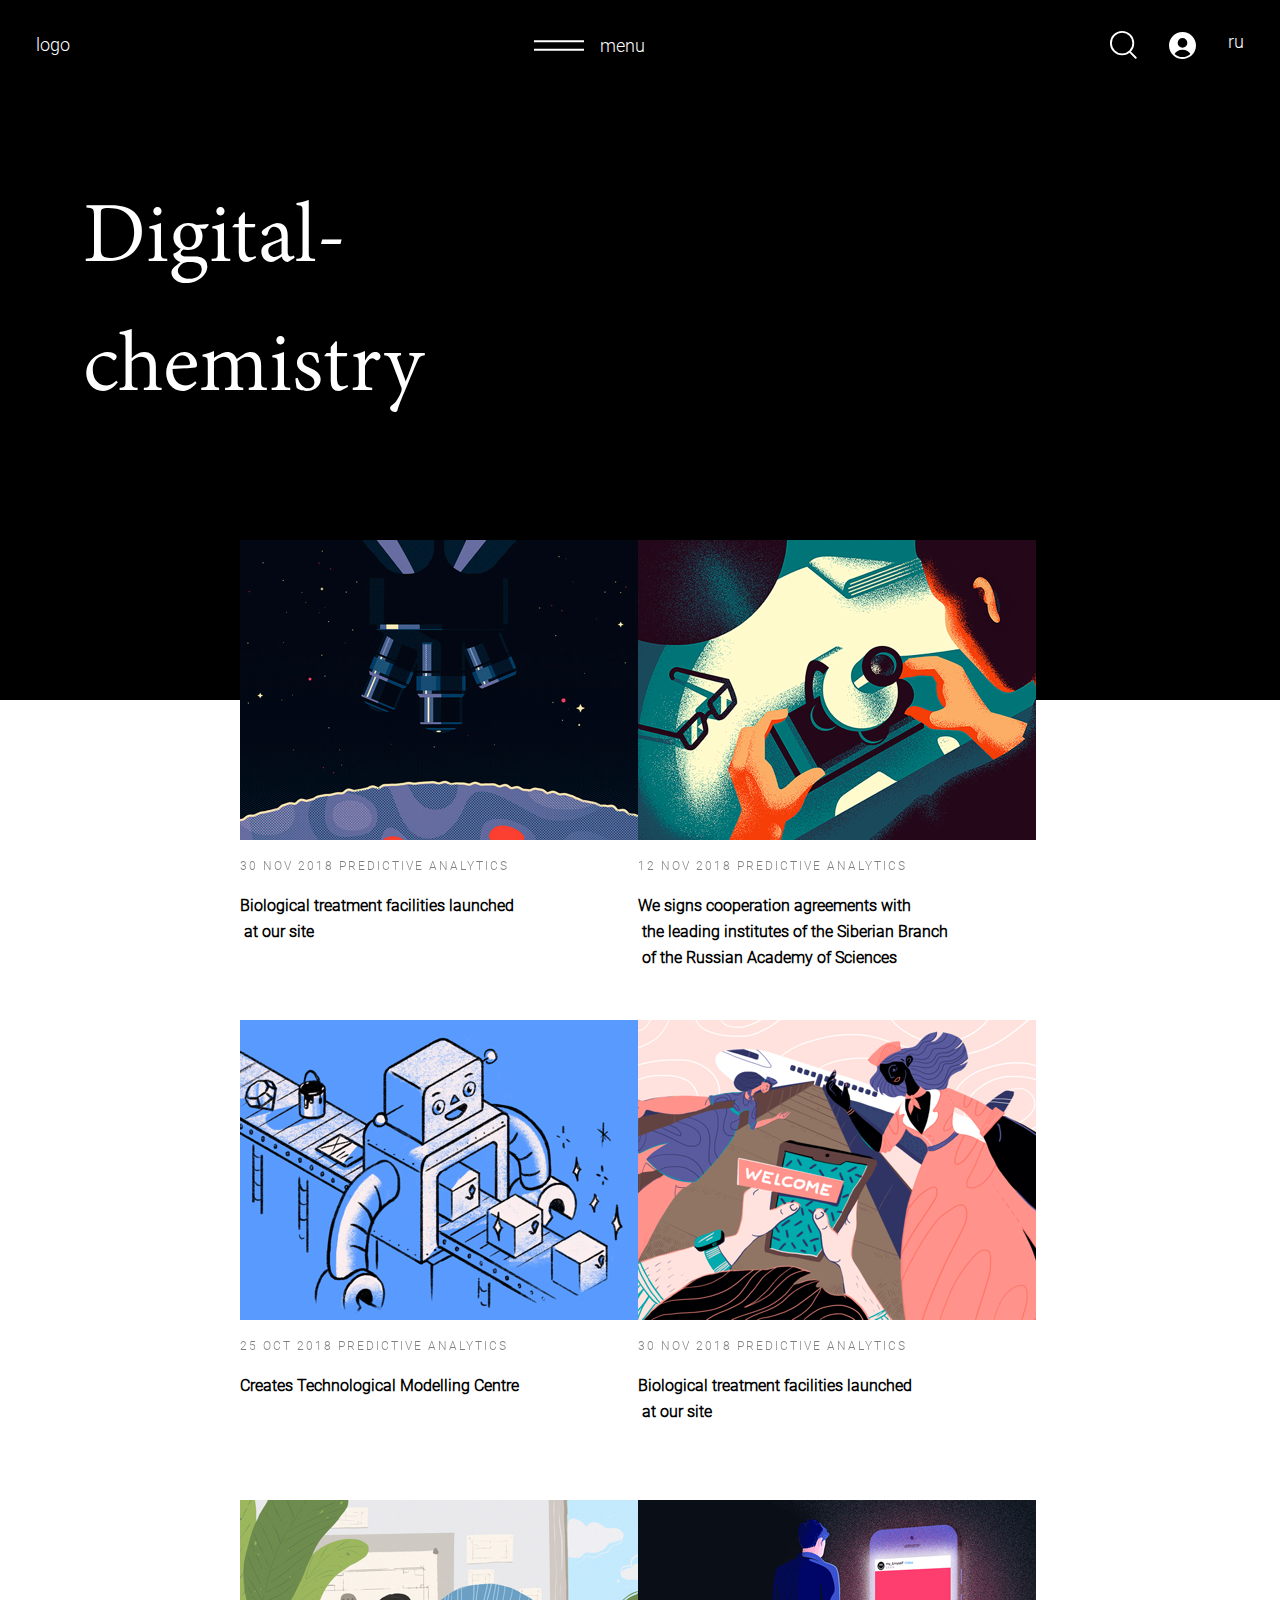
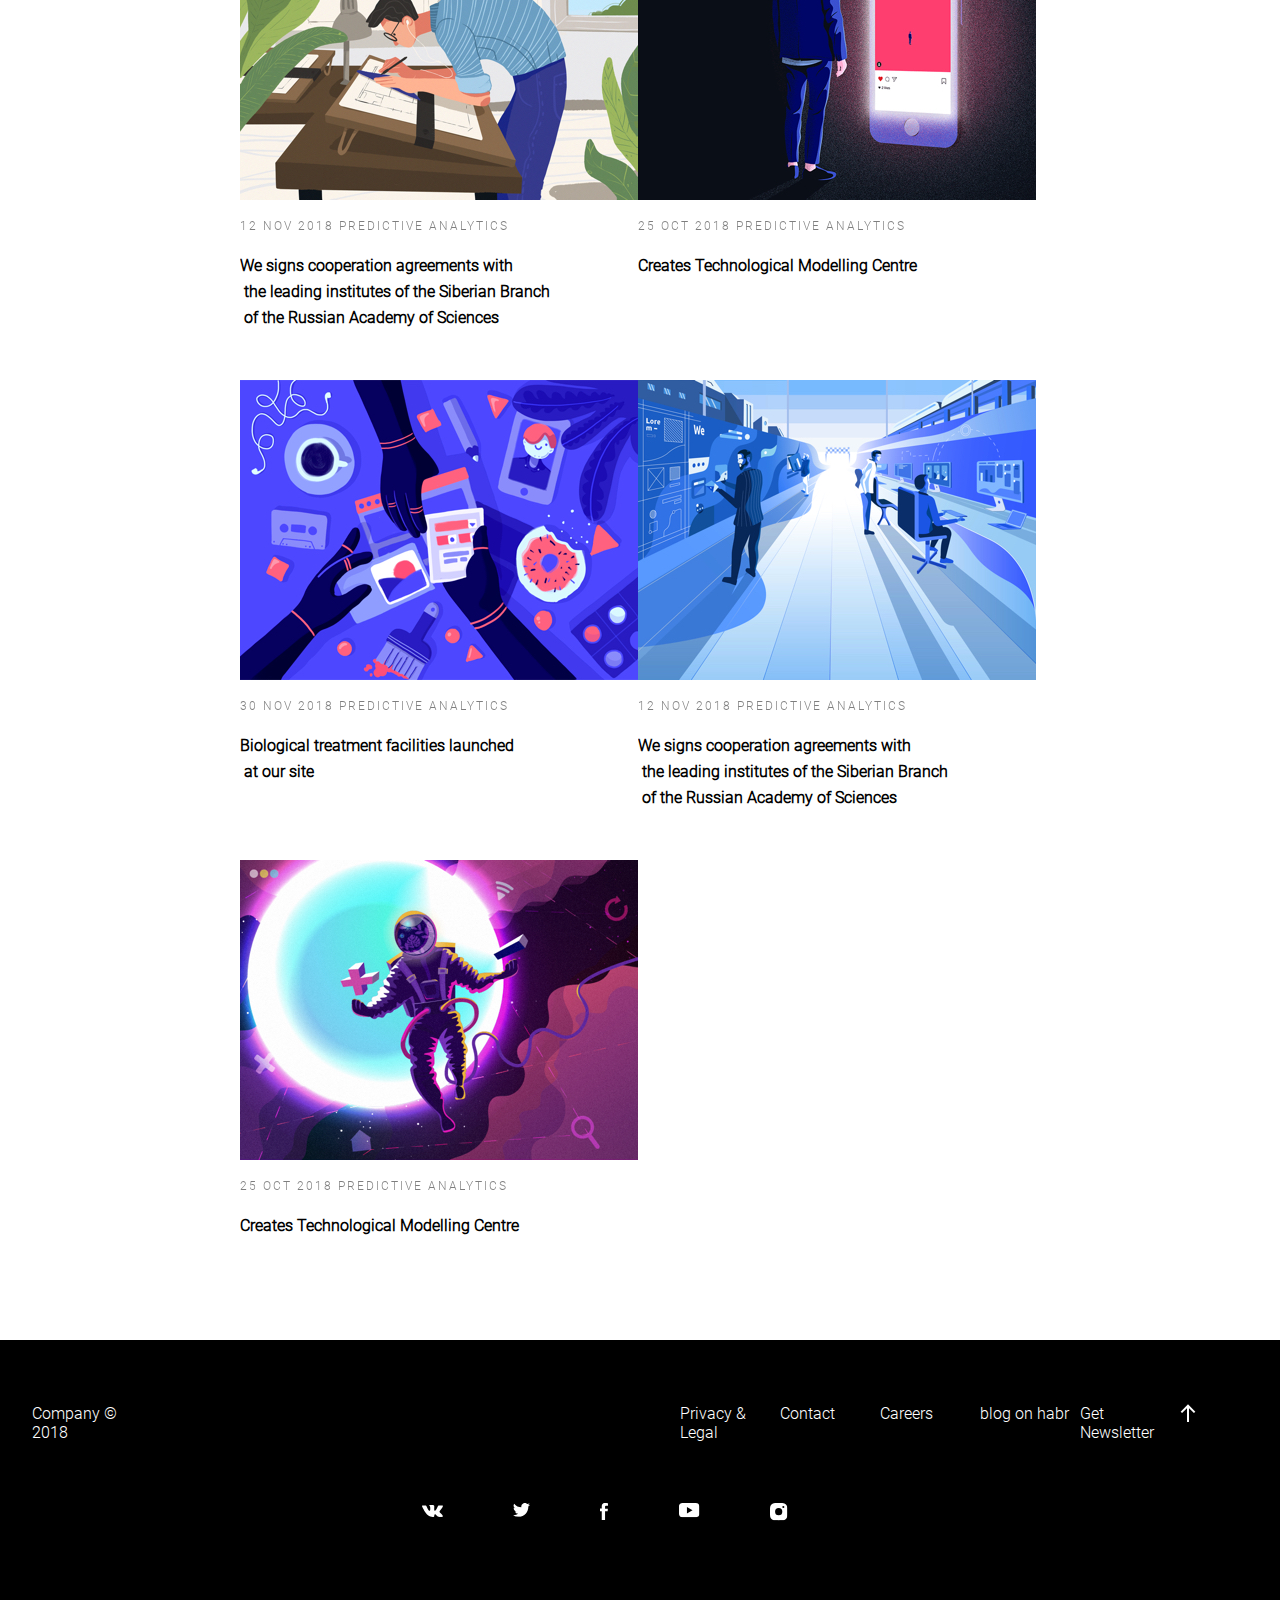
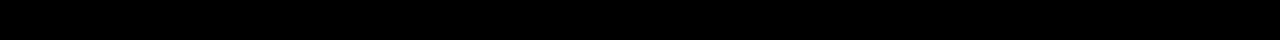
<file: sites/Homework_for_uplab/site_for_uplub.html>
<!DOCTYPE html>
<html lang="en">
<head>
  <meta charset="UTF-8">
  <meta name="viewport" content="width=device-width, initial-scale=1.0">
  <meta http-equiv="X-UA-Compatible" content="ie=edge">
  <title>Document</title>
  <link rel="stylesheet" type="text/css" href="maincss.css" >
  <link href="https://fonts.googleapis.com/css?family=Open+Sans" rel="stylesheet">
  <link rel="stylesheet" href="media-queries.css">
</head>
<body>
  <header class="header">

      <div class="headermenu">
        <a class="mainlogo" href="#">
          logo
        </a>

          <div class="mainmenu ">
            <div class="mainmenuflex">
               <a href="#" >
                 <img src="img/menu.svg"  class="menuimg">
               </a>
               <a class="menutext" href="#">
                menu
              </a>
            </div>
          </div>

          <div class="menuicons">
            <div class="menuiconsflex">
            <a href="#"><img src="img/search.svg" class="search"></a>
            <a href="#"><img src="img/account.svg" class="account"></a>
            <a class="textru" href="#">
              ru
            </a>
          </div>
          </div>
        </div><!-- headermenu-->

        <div class="headerletters">
          <h1 class="Digital-chemistry">
            Digital-chemistry
          </h1>

          <div class="We-are-one-of-the-in">
            <div class="we-are-flex">
            <div class="Rectangle-4-Copy">
            </div>
            <p class="text-we-are">We are one of the industrial pioneers in <br>the field of
             digitalization. Innovative<br> knowledge, efficient interaction
              with<br> clients, best specialists and unique<br> experience.</p>
            </div>
              <div class="mission">
                mission
              </div>
          </div>
         </div>

  </header><!-- header -->

  <div class="maincontent">
    <div class="wrapper">
      <div class="cell cell-1 ">
        <a href="#">
          <img src="img/bitmap.jpg" alt="Картинки нет,но вы держитесь">
        </a>
        <div class="data-image ">
          30 NOV 2018 PREDICTIVE ANALYTICS </div>
        <div class="short-des">
          Biological treatment facilities launched<br> at our site
        </div>
      </div>

      <div class="cell cell-2 ">
        <a href="#">
          <img src="img/bitmap(1).jpg" alt="Картинки нет,но вы держитесь">
        </a>
          <div class="data-image">12 NOV 2018 PREDICTIVE ANALYTICS</div>
        <div class="short-des">
          We signs cooperation agreements with <br> the leading
          institutes of the Siberian Branch<br>
 of the Russian Academy of Sciences
        </div>
      </div>

      <div class="cell cell-3  ">
        <a href="#">
           <img src="img/bitmap(2).jpg" alt="Картинки нет,но вы держитесь">
        </a>
          <div class="data-image">25 OCT 2018 PREDICTIVE ANALYTICS</div>
           <div class="short-des">
             Creates Technological Modelling Centre
           </div>
        </div>

        <div class="cell">
          <a href="#">
             <img src="img/mask(5).jpg" alt="Картинки нет,но вы держитесь">
          </a>
          <div class="data-image ">
            30 NOV 2018 PREDICTIVE ANALYTICS </div>

          <div class="short-des">
            Biological treatment facilities launched<br> at our site
          </div>
        </div>

        <div class="cell">
          <a href="#">
             <img src="img/mask.jpg" alt="Картинки нет,но вы держитесь">
          </a>
            <div class="data-image">12 NOV 2018 PREDICTIVE ANALYTICS</div>
          <div class="short-des">
            We signs cooperation agreements with <br> the leading
            institutes of the Siberian Branch<br>
 of the Russian Academy of Sciences
          </div>
        </div>

        <div class="cell">
          <a href="#">
             <img src="img/mask(1).jpg" alt="Картинки нет,но вы держитесь">
          </a>
            <div class="data-image">25 OCT 2018 PREDICTIVE ANALYTICS</div>
             <div class="short-des">
               Creates Technological Modelling Centre<br>

             </div>
          </div>

          <div class="cell">
            <a href="#">
               <img src="img/mask(2).jpg" alt="Картинки нет,но вы держитесь">
            </a>
            <div class="data-image ">
              30 NOV 2018 PREDICTIVE ANALYTICS </div>

            <div class="short-des">
              Biological treatment facilities launched<br> at our site
            </div>
          </div>

          <div class="cell">
            <a href="#">
              <img src="img/mask(3).jpg" alt="Картинки нет,но вы держитесь">
            </a>
              <div class="data-image">12 NOV 2018 PREDICTIVE ANALYTICS</div>
            <div class="short-des">
              We signs cooperation agreements with <br> the leading
              institutes of the Siberian Branch<br>
 of the Russian Academy of Sciences
            </div>
          </div>

          <div class="cell ">
            <a href="#">
               <img src="img/mask(4).jpg" alt="Картинки нет,но вы держитесь">
            </a>
              <div class="data-image">25 OCT 2018 PREDICTIVE ANALYTICS</div>
               <div class="short-des">
                 Creates Technological Modelling Centre<br>

               </div>
            </div>
        </div><!-- wrapper-->


    </div><!-- maincontent-->
  <footer>
    <div class="footer">
      <div class="copyrightflex">
      <a href="#" class="copyright ">
        Company © 2018
      </a>

        <div class="contacts">
         <a href="#" class="privacy">
          Privacy & Legal
        </a>
          <a href="#" class="privacy">
           Contact
         </a>
           <a href="#" class="privacy">
            Careers
          </a>
            <a href="#" class="privacy">
             blog on habr
           </a>
             <a href="#" class="privacy">
              Get Newsletter
            </a>
              <a href="#" class="privacy">
                <img src="img/up-arrow.svg" class="up_arrow">
              </a>

         </div><!-- Contacts-->
       </div><!-- copyrightflex-->
       <div class="copyrightflex2">

         <div class="footer-icons">
           <a href="#" class="icon">
             <img src="img/vk.svg" class="vk">
           </a>
           <a href="#" class="icon">
             <img src="img/twitter.svg" class="twitter">
           </a>
           <a href="#" class="icon">
             <img src="img/facebook.svg" class="facebook">
           </a>
           <a href="#" class="icon">
             <img src="img/youtube.svg" class="youtube">
           </a>
           <a href="#" class="icon">
             <img src="img/inst.svg" class="inst">
           </a>
         </div>
       </div><!-- copyrightflex-->

       </div><!-- footer-->
  </footer>
</body>
</html>
</file>
<file: projects/The_project/style.css>
.game-container {
  max-width: 640px;
  margin: 0 auto;
  text-align: center;
}

.rounds {
  display: flex;
  flex-direction: column;
  align-items: center;
  margin-bottom: 30px;
}

.round-label {
  font-size: 30px;
  font-weight: 700;
  margin-bottom: 0px;
}

.guess {
  min-width: 303px;
  height: 328px;
  display: flex;
  flex-direction: column;
  align-items: center;
  padding: 19px;
}

.guessing-area {
  display: flex;
  justify-content: space-around;
  align-items: flex-start;
  margin-bottom: 60px;
}

.guess-title {
  display: flex;
  flex-direction: column;
  align-items: center;
  justify-content: flex-start;
  margin-bottom: 20px;
}

.guess-label {
  font-size: 18px;
  font-weight: 700;
  margin: 0;
}

.score-label {
  font-size: 14px;
  font-weight: 700;
  margin: 0;
}

.target-guess {
  display: flex;
  flex-direction: column;
  align-items: center;
  justify-content: flex-start;
}

.computer-guess {
  background-color: #ececec;
}

#computer-guess {
  font-size: 50px;
  font-weight: 700;
  color: #a5a5a5;
}

.human-guess {
  border: 1px solid #979797;
}

.guess input {
  height: 90px;
  width: 90px;
  font-size: 30px;
  text-align: center;
  margin: 0 auto;
  margin-bottom: 7px;
}

.number-controls {
  font-size: 0;
  margin-bottom: 23px;
}

.number-control {
  border: solid 1px #4c7ef3;
  display: inline-block;
  width: 45px;
  height: 35px;
  font-size: 24px;
  font-weight: 700;
  color: #4c7ef3;
  cursor: pointer;
}

.number-controls button[disabled] {
  color: #dfdfdf;
  cursor: default;
}

.left {
  border-top-left-radius: 22.5px;
  border-bottom-left-radius: 22.5px;
}

.right {
  border-top-right-radius: 22.5px;
  border-bottom-right-radius: 22.5px;
  border-left-width: 0px;
}

.controls {
  display: flex;
  justify-content: space-around;
}
#next-round{
  margin-bottom:60px;
}



input[type=number]::-webkit-inner-spin-button {
  -webkit-appearance: none;
}



.instructions {
  background-color: #ececec;
  width: 100%;
  display: flex;
  justify-content: space-around;
}

.instruction {
  width: 200px;
  padding: 2px;
  text-align: center;

}

.instructions h3 {
  font-size: 14px;
}


.winning-text, .winning-text[disabled] {
  color: #ec3636 !important;
  font-weight: 700;
}
#footer {
  margin-top:60px;
}
</file>
<file: sites/Homework_for_uplab/maincss.css>
body{
  display: flex;
  flex-direction: column;
  padding:0;
  margin:0;
  overflow-x: hidden;
}
h1,
h2,
h3,
h4,
h5,
h6 {
  color: inherit;
  font-size: 1em;
  line-height: inherit;
  margin: 0;
  padding: 0;
  vertical-align: baseline;
}
a{
  text-decoration:none;
}
a:hover{
  color: #808080;
}
.header{
  width: 100%;
  height: 700px;
  background-color: #000000;
}
/*.block{
  display:inline-block;
  vertical-align:middle;
}*/
/*1 часть хидера*/
.mainmenu{
  width:;
  display:flex;
  justify-content: center;
  margin:auto;

}
.mainlogo {
  width: ;
  display:flex;
  margin-left: 5em;
  height: 100%;/*21px*/
  font-family: Roboto;
  font-size: 18px;
  font-weight: 500;
  font-style: normal;
  font-stretch: normal;
  letter-spacing: normal;
  line-height: 90px;
  color: #ffffff;
  text-align:center;
  vertical-align:middle;
}

.mainmenuflex{
  width:20%;
  display:flex;
  justify-content: center;
}
.menuimg {
  width: 50px;
  height: 100%;/*10px*/
  object-fit: contain;
  margin-right:1em;
}
.menutext{
  width: 46px;
  height: 100%;/*21px*/
  font-family: Roboto;
  font-size: 18px;
  font-weight: 500;
  font-style: normal;
  font-stretch: normal;
  line-height: normal;
  letter-spacing: normal;
  color: #ffffff;
  vertical-align: middle;

}
.search{
  width: 27px;
  height: 100%;/*28px*/
  object-fit: contain;
  margin-right: 4em;
}
.textru{
  width: 17px;
  height: 100%;/*21px*/
  font-family: Roboto;
  font-size: 18px;
  font-weight: 500;
  font-style: normal;
  font-stretch: normal;
  line-height: normal;
  letter-spacing: normal;
  color: #ffffff;
  margin-right:4em;
  vertical-align: middle;
  margin-top:1.7em;
}
.headermenu{
  height:90px;
  display:flex;
  justify-content: flex-start;
  margin:auto;
}
.account {
  width: 27px;
  height: 100%;/*28px*/
  object-fit: contain;
  margin-right: 4em;
}
.menuicons{
  display:flex;
  justify-content: flex-end;
}
.menuiconsflex{
  width: 20%;
  display: flex;
  justify-content: flex-end;
}
/*2 часть хидера*/
.headerletters{
  padding-top:5em;
  display: flex;
  justify-content: flex-start;
}
.Digital-chemistry {
  width: 472px;
  height: 226px;
  font-family: AdobeThai;
  font-size: 104px;
  font-weight: normal;
  font-style: normal;
  font-stretch: normal;
  line-height: normal;
  letter-spacing: normal;
  color: #ffffff;
  margin-left:0.8em;
}
.we-are-flex{
  display: flex;
  justify-content: flex-end;
  width:100%;
  margin-top:2em;
}
.We-are-one-of-the-in{
  display: flex;
  justify-content: flex-end;
  width: ;
  max-height: 350px;
  font-family: AdobeThai;
  font-size: 25px;
  font-weight: normal;
  font-style: normal;
  font-stretch: normal;
  line-height: 1.45;
  letter-spacing: normal;
  color: #2ffbc8;
  width:100%;
}
.text-we-are{
  overflow: hidden;
}
.Rectangle-4-Copy {
  width: 80px;
  height: 1px;
  background-color: #2ffbc8;
  margin-left:40%;
  vertical-align:top;
  margin-top:1.6em;
  margin-right:2em;
}
.mission {
  width: ;
  height: 113px;
  opacity: 0.1;
  font-family: AdobeThai;
  font-size: 104px;
  font-weight: normal;
  font-style: normal;
  font-stretch: normal;
  line-height: normal;
  letter-spacing: normal;
  color: #ffffff;
  position:relative;
  top:1.5em;
  right:  5em;

}
/********* начало качественного контента**********/
.maincontent{
  display: flex;
  justify-content: center;
  flex-direction:column;
}
.wrapper {
  display: flex;
  justify-content: ;
  width:1250px;
  height:1500px;
  margin-left:auto;
  margin-right:auto;
  padding:0;
  flex-wrap:wrap;
}
.cell-1,
.cell-2,
.cell-3 {
  margin-top:-10em;
}
.cell{
  height:30em;
  margin-bottom:0px;
}
.data-image{
  width: 100%;
  height: 34px;
  opacity: 0.5;
  font-family: Roboto;
  font-size: 12px;
  font-weight: 500;
  font-style: normal;
  font-stretch: normal;
  line-height: normal;
  letter-spacing: 2px;
  color: #000000;
  margin-top:15px;
}
.short-des {
  width: 360px;
  height: 82px;
  font-family: Roboto;
  font-size: 16px;
  font-weight: bold;
  font-style: normal;
  font-stretch: normal;
  line-height: 1.63;
  letter-spacing: normal;
  color: var(--black);
  overflow:hidden;
}
/******* footer ********/

.footer{
  width: 100%;
  height: 300px;
  background-color: #000000;
}
.privacy,
.copyright {
  width: 125px;
  height: 19px;
  font-family: Roboto;
  font-size: 16px;
  font-weight: 500;
  font-style: normal;
  font-stretch: normal;
  line-height: normal;
  letter-spacing: normal;
  color: #ffffff;

}
.copyrightflex{
  width:100%;
  display: flex;
  justify-content: flex-start;
}
.copyrightflex2{
  width:100%;
  display: flex;
  justify-content:center;
}
.copyright{
  margin-left:5em;
  margin-top:4em;
}
.contacts{
  display:flex;
  justify-content: flex-end;
  width:80%;
  margin-top:4em;
}
.footer-icons{
  width:100%;
  display:flex;
  justify-content: center;
  margin-top:5em;
}
.icon{
  margin-right:70px;
}







@font-face {
    font-family: AdobeThai; /* Гарнитура шрифта */
    src: url(fonts/AdobeThai-Regular.otf); /* Путь к файлу со шрифтом */
   }
@font-face {
    font-family: Roboto; /* Гарнитура шрифта */
    src: url(fonts/Roboto-Light.ttf); /* Путь к файлу со шрифтом */
      }
@font-face {
    font-family: RobotoNorm; /* Гарнитура шрифта */
    src: url(fonts/Roboto-Regular.ttf); /* Путь к файлу со шрифтом */
            }
@font-face {
    font-family: CSTMXPRMNTL01; /* Гарнитура шрифта */
    src: url(fonts/CSTMXPRMNTL01.otf); /* Путь к файлу со шрифтом */
                        }
@font-face {
    font-family: RobotoBold; /* Гарнитура шрифта */
    src: url(fonts/Roboto-bold.ttf); /* Путь к файлу со шрифтом */
                        }
</file>
<file: sites/Homework_for_uplab/article.css>
a{
  color:#000;
  text-decoration: none;
}

.header{
  background-image: url(img/bg-img.jpg);
  background-color: rgba(0, 0, 0, 0.75);
  height:480px;
}
.headermedia{
  height:390px;
  display:flex;
  justify-content: flex-start;
}
.wrapper-for-article {
  display: flex;
  width:1250px;
  height:100%;
  margin-left:auto;
  margin-right:auto;
  padding:0;
  flex-wrap:wrap;
  /*border:2px solid gray;*/
}
.back-bottom{
  height:300px;
  width:60px;
  padding-left:4em;
  margin-top:5em;
}
.media{
  margin-top:5em;
}
.mediatitle{
  font-family: Roboto;
  font-size: 12px;
  font-weight: 500;
  font-style: normal;
  font-stretch: normal;
  line-height: normal;
  letter-spacing: 2px;
  color: #ffffff;
}
.mediacontent{
  margin-top:1.5em;
  font-family: AdobeThai;
  font-size: 45px;
  font-weight: normal;
  font-style: normal;
  font-stretch: normal;
  line-height: normal;
  letter-spacing: normal;
  color: #2ffbc8;
  letter-spacing: 1px;
  line-height: 1.2;
}
.readthis{
  height:200px;
  weight:200px;
  display:flex;
  justify-content: flex-start;
  margin-top:8em;
  margin-left:4em;
}
.read{
  width:120px;
  font-family: Roboto;
  font-size: 15px;
  font-weight: 500;
  font-style: normal;
  font-stretch: normal;
  line-height: normal;
  letter-spacing: 2px;
  color: #ffffff;
}
.desarticle{
  display: flex;
  font-family: Roboto;
  font-size: 12px;
  font-weight: 500;
  font-style: normal;
  font-stretch: normal;
  line-height: normal;
  letter-spacing: 2px;
  color: #ffffff;
  margin-top:5em;
}
.flex-right{
  display: flex;
  justify-content: flex-end;
  width:100%;
  margin-right:2em;

}
.data-of-article{
  margin-left:;
    width:120px;
}
.characteristic{
  margin-right:2em;
    color:#fff;
}
/*header*/
.post{
  height:auto;/*что то тут не чисто*/
  background-color: #f1f2f2;
}
.part1{
  height:500px;
  display: flex;
  width:inner;
}
.icon-flex{
  display: flex;
  flex-direction: column;
  width:80px;
  margin-right:0;
  margin-top:5em;
}
.soc-icon{
  width: 79px;
  height: 79px;
  background-color: #2ffbc8;
  justify-content: center;
  margin-bottom:1px;
  display:flex;
  align-items: center;

}
div.soc-icon img{
  margin-top:40%;
  margin-bottom:auto;

}
.textpost{
  width:600px;
  margin-top:5em;
  margin-left:4em;
  font-family: RobotoNorm;
  font-size: 16px;
  font-weight: normal;
  font-style: normal;
  font-stretch: normal;
  line-height: 1.63;
  letter-spacing: normal;
  color: #121212;
}
.D{
  float:left;
  font-family: RobotoNorm;
  font-size: 120px;
  font-weight: normal;
  font-style: normal;
  font-stretch: normal;
  line-height: normal;
  letter-spacing: normal;
  color: #2ffbc8;
  margin-bottom:0px;
  margin-right:30px;
  margin-top:-10px;
}
.wrapper-for-double{
  display:flex;
  flex-direction: column;
  height:710px;
  width:440px;
  margin-left:4em;
  margin-top:-10em;
}
.contact-block{
  display:flex;
  flex-direction: column;
  justify-content: center;
  align-items: center;
  width: 440px;
  height: 353px;
  background-color: #ffffff;
}
.title-contact{
  text-align: center;
  margin-top:;
  font-size: 20px;
  font-weight: normal;
  font-style: normal;
  font-stretch: normal;
  line-height: normal;
  letter-spacing: normal;
  color: #000000;
  text-align: left;
  font-family: RobotoNorm;
}
.name{
  text-align: center;
  font-family: Roboto;
 font-size: 16px;
 font-weight: bold;
 font-style: normal;
 font-stretch: normal;
 line-height: 1.63;
 letter-spacing: normal;
 color: #121212;
 margin-top:40px;
 text-align: left;
 margin-bottom:10px;
}
.wrapper-for-contact{
  width:200px;

}
.Number{
  margin-bottom:10px;
}
.callnumber{
  font-family: RobotoNorm;
  Margin-left:0px;
  display:flex
}
.Name,
.Number,
.mail{
  display:flex;
  justify-content: flex-start;
  align-items:flex-end;
  margin-left:-14px;
}
.des-name{
  display:flex;
  flex-direction: column;
  justify-content: flex-start;
}
.icon-call{
  position:relative;
  left:-30px;
  height:auto;
  top:4px;
}
.icon-mail{
  position:relative;
  left:-30px;
  height:auto;
  top:4px;
}
.Number{
  margin-top:0px;
}
.mail{
  margin-top:0px;
   border-bottom: 2px solid #2ffbc8;
   width:150px
}
.rus_market{
  width: 440px;
  height: 250px;
  display:flex;
  flex-direction: column;
  justify-content: center;
  align-items: center;

}
.a60-ktpa{
  display:flex;
}
.a60{
  font-family: Roboto;
  font-size: 94px;
  font-weight: bold;
  font-style: normal;
  font-stretch: normal;
  line-height: normal;
  letter-spacing: normal;
  color: #2ffbc8;
}
.ktpa{
  vertical-align: bottom;
  display: flex;
  align-items: flex-end;
  font-family: Roboto;
  font-size: 36px;
  font-weight: normal;
  font-style: normal;
  font-stretch: normal;
  line-height: normal;
  letter-spacing: normal;
  color: #2ffbc8;
  margin-bottom:20px;
  margin-left:1em;
}
.des_rus_market{
  font-family: Roboto;
  font-size: 16px;
  font-weight: normal;
  font-style: normal;
  font-stretch: normal;
  line-height: 1.63;
  letter-spacing: normal;
  color: #121212;
  width:240px;

}
/*end of 1 part*/
.part2{
  display:flex;
  flex-direction: column;
  height:700px;
  background: linear-gradient(to bottom, #f1f2f2 34.5%, #ffffff 34.5%);
  text-align:center;
}
.img-block-flex{
  width:1252px;
  display: flex;
  justify-content: center;
  margin-top:-10em;
}

.icon-block-pos{
  position:relative;
  left:1188px;
  top:82px;
}
.footer-part-2-flex{
  display: flex;
  justify-content: space-between;
  margin:1em 6em;
}
.New-equipment{
  font-family: Roboto;
  font-size: 16px;
  font-weight: normal;
  font-style: normal;
  font-stretch: normal;
  line-height: 1.63;
  letter-spacing: normal;
  color: #121212;
  margin-left:0px;
}
.p-equipment{
  font-family: Roboto;
  font-size: 16px;
  font-weight: bold;
  font-style: normal;
  font-stretch: normal;
  line-height: 1.63;
  letter-spacing: normal;
  text-align: right;
  color: #121212;
  padding-left:850px;
}
/*part 2*/
.part3{
  height:1140px;
  display:flex;
  flex-direction: column;
  width:inherit;
}

.text-about-com{
  width: 840px;
 height: 280px;
 background-color: #2ffbc8;
 font-size: 20px;
  font-weight: 500;
  font-style: normal;
  font-stretch: normal;
  line-height: 1.45;
  letter-spacing: normal;
  color: #121212;
  margin-top:4em;
  margin-left:1.5em;
  text-align: center;
  display: flex;
  justify-content: center;
  align-items: center;

}
.real-text{
  text-align: left;
  width:520px;
  height:113px;

}
.text-about-smth{
  width: inherit;
  display: flex;

}
.another-text{
  width: 1020px;
  margin-left:2em;
  margin-top:;
  font-family: Roboto;
  font-size: 16px;
  font-weight: normal;
  font-style: normal;
  font-stretch: normal;
  line-height: 1.63;
  letter-spacing: normal;
  color: #121212;
  display:flex;
  justify-content: center;
  align-items: center;
}
.another-text-flex{
  width:520px;
  margin-left:1.5em;
}
.another-text{

}

.Related{
  width:481px;
  height:428px;
  background-color: #ffffff;
  margin-left:35px;
}
.rel-title{
  margin-left:120px;
  margin-top:80px;
  font-family: Roboto;
  font-size: 20px;
  font-weight: normal;
  font-style: normal;
  font-stretch: normal;
  line-height: normal;
  letter-spacing: normal;
  color: #000000;
}
.rel-text{
  width:240px;
  font-family: Roboto;
  font-size: 16px;
  font-weight: bold;
  font-style: normal;
  font-stretch: normal;
  line-height: 1.63;
  letter-spacing: normal;
  color: #121212;
  display: flex;
  align-items: center;

}
.rel-num{
  padding:10px;
  margin-left:30px;
  margin:30px;
  font-family: Roboto;
  font-size: 16px;
  font-weight: bold;
  font-style: normal;
  font-stretch: normal;
  line-height: 1.63;
  letter-spacing: normal;
  color: #2ffbc8;
}
.rel-block{
  height:300px;
  display:flex;
  flex-direction: column;
}
.rel{
  display:flex;
}
.wrapper-for-part-3-qoute{
  height:400px;
  display:flex;
  flex-direction: column;
}
.img-qoute{
  position:relative;
  top:0px;
  left:4em;
}
.quote{
  font-family: Roboto;
  font-size: 20px;
  font-weight: normal;
  font-style: normal;
  font-stretch: normal;
  line-height: 1.45;
  letter-spacing: normal;
  color: #000000;

  display:flex;
  justify-content: center;
  align-items: center;
  width: 930px;
  margin-left:2em;
  margin-top:-2em;
  display:flex;
  justify-content: center;
  align-items: center;
}
.quote-flex{
  width:640px;
}

.quote-person{
  font-family: Roboto;
  font-size: 16px;
  font-weight: normal;
  font-style: normal;
  font-stretch: normal;
  line-height: 1.63;
  letter-spacing: normal;
  color: #121212;
  margin-top:2em;
}
.quote-person-flex{
  display: flex;
  justify-content: flex-end;
  margin-right:6em;
}
.tags-block{
  margin-left:0px;
  margin-top:1em;
  display: flex;
  flex-wrap: wrap;
}
.tags{
  height: 14px;

  text-align: center;
  margin-right:1em;
  margin-bottom:1em;

}
.tags p{
  font-family: Roboto;
  font-size: 12px;
  font-weight: 500;
  font-style: normal;
  font-stretch: normal;
  line-height: normal;
  letter-spacing: 2px;
  color: #000000;
  border-radius: 12px;
  background-color: #ffffff;
  padding:6px

}
/*part 3*/
.wrapper-title-for-block-3{
  font-family: Roboto;
  font-size: 20px;
  font-weight: bold;
  font-style: normal;
  font-stretch: normal;
  line-height: normal;
  letter-spacing: normal;
  color: #000000;
  margin-left:2em;
}
.wrapper-for-article-block-3{
  display: flex;
  justify-content:center ;
  width:1250px;
  font-family: Roboto;
  font-size: 20px;
  font-weight: normal;
  font-style: normal;
  font-stretch: normal;
  line-height: normal;
  letter-spacing: normal;
  color: #000000;
  margin-top:12em;
  background-color:#FFF;
}
.wrapper-for-article-block-3-inner{
  width:1200px;
  display: flex;
  justify-content:center ;
  margin-left:auto;
  margin-right:auto;
  flex-wrap:wrap;
}
.wrapper-title-for-block-3{
  display: flex;
  width:930px;
}

.footer-ends{

}
</file>
<file: sites/Homework_for_uplab/media-queries.css>
@media (max-width:1280px) {
  .mainlogo {
    margin-left: 2em;
  }
  .textru{
    margin-right: 2em;
  }
  .search{
    margin-right: 2em;
  }
  .account {
    margin-right: 2em;
  }
  .text-we-are{
    display: none;
  }
  .Rectangle-4-Copy {
    display: none;
  }
  .mission {
    display:none;
  }
   .wrapper{
     max-width: 800px;
     height:100%;
   }
   .cell-1,
   .cell-2{
     margin-top:-10em;
   }
   .cell-3{
     margin-top:0;
   }
   .copyright{
     margin-left:2em;
     margin-right:20px;
   }
   .contacts{
     width:100%;
     margin-right:0;
     margin-left:0;
   }
   .privacy{
     width:100px;
   }
}
@media (max-width:820px) {

  .mainlogo {
    margin-left: 0.5em;
  }
  .textru{
    margin-right: 0.5em;
  }
  .search{
    margin-right: 0.5em;
  }
  .account {
    margin-right: 0.5em;
  }
  .Digital-chemistry{
    width: 400px;
    font-size: 84px;
    margin-left:0.5em;
  }
  .text-we-are{
    display: none;
  }
  .Rectangle-4-Copy {
    display: none;
  }
  .mission {
    display:none;
  }
   .wrapper{
     max-width: 400px;
     height:100%;
   }
   .cell-1{
     margin-top:-10em;
   }
   .cell-2,
   .cell-3{
     margin-top:0;
   }
   .copyright{
     margin-left:0.5em;
     margin-right:0.5em;
   }
   .contacts{
     width:100%;
     margin-right:0;
     margin-left:0;
   }
   .privacy{
     width:100px;
   }
   .icon{
     margin-right:2em;
   }

}
</file>
<file: assets/css/main.css>
@import url(fontawesome-all.min.css);
@import url("https://fonts.googleapis.com/css?family=Source+Sans+Pro:400,700|Raleway:400,800,900");

/*
	Future Imperfect by HTML5 UP
	html5up.net | @ajlkn
	Free for personal and commercial use under the CCA 3.0 license (html5up.net/license)
*/

html, body, div, span, applet, object,
iframe, h1, h2, h3, h4, h5, h6, p, blockquote,
pre, a, abbr, acronym, address, big, cite,
code, del, dfn, em, img, ins, kbd, q, s, samp,
small, strike, strong, sub, sup, tt, var, b,
u, i, center, dl, dt, dd, ol, ul, li, fieldset,
form, label, legend, table, caption, tbody,
tfoot, thead, tr, th, td, article, aside,
canvas, details, embed, figure, figcaption,
footer, header, hgroup, menu, nav, output, ruby,
section, summary, time, mark, audio, video {
	margin: 0;
	padding: 0;
	border: 0;
	font-size: 100%;
	font: inherit;
	vertical-align: baseline;}

article, aside, details, figcaption, figure,
footer, header, hgroup, menu, nav, section {
	display: block;}

body {
	line-height: 1;
}

ol, ul {
	list-style: none;
}

blockquote, q {
	quotes: none;
}

	blockquote:before, blockquote:after, q:before, q:after {
		content: '';
		content: none;
	}

table {
	border-collapse: collapse;
	border-spacing: 0;
}

body {
	-webkit-text-size-adjust: none;
}

mark {
	background-color: transparent;
	color: inherit;
}

input::-moz-focus-inner {
	border: 0;
	padding: 0;
}

input, select, textarea {
	-moz-appearance: none;
	-webkit-appearance: none;
	-ms-appearance: none;
	appearance: none;
}

/* Basic */

	@-ms-viewport {
		width: device-width;
	}

	body {
		-ms-overflow-style: scrollbar;
	}

	@media screen and (max-width: 480px) {

		html, body {
			min-width: 320px;
		}

	}

	html {
		box-sizing: border-box;
	}

	*, *:before, *:after {
		box-sizing: inherit;
	}

	body {
		background: #f4f4f4;
	}

		body.is-preload *, body.is-preload *:before, body.is-preload *:after {
			-moz-animation: none !important;
			-webkit-animation: none !important;
			-ms-animation: none !important;
			animation: none !important;
			-moz-transition: none !important;
			-webkit-transition: none !important;
			-ms-transition: none !important;
			transition: none !important;
		}

/* Type */

	body, input, select, textarea {
		color: #646464;
		font-family: "Source Sans Pro", Helvetica, sans-serif;
		font-size: 14pt;
		font-weight: 400;
		line-height: 1.75;
	}

		@media screen and (max-width: 1680px) {

			body, input, select, textarea {
				font-size: 12pt;
			}

		}

		@media screen and (max-width: 1280px) {

			body, input, select, textarea {
				font-size: 12pt;
			}

		}

		@media screen and (max-width: 980px) {

			body, input, select, textarea {
				font-size: 12pt;
			}

		}

		@media screen and (max-width: 736px) {

			body, input, select, textarea {
				font-size: 12pt;
			}

		}

		@media screen and (max-width: 480px) {

			body, input, select, textarea {
				font-size: 12pt;
			}

		}

	a {
		-moz-transition: color 0.2s ease, border-bottom-color 0.2s ease;
		-webkit-transition: color 0.2s ease, border-bottom-color 0.2s ease;
		-ms-transition: color 0.2s ease, border-bottom-color 0.2s ease;
		transition: color 0.2s ease, border-bottom-color 0.2s ease;
		border-bottom: dotted 1px rgba(160, 160, 160, 0.65);
		color: inherit;
		text-decoration: none;
	}

		a:before {
			-moz-transition: color 0.2s ease;
			-webkit-transition: color 0.2s ease;
			-ms-transition: color 0.2s ease;
			transition: color 0.2s ease;
		}

		a:hover {
			border-bottom-color: transparent;
			color: #2ebaae !important;
		}

			a:hover:before {
				color: #2ebaae !important;
			}

	strong, b {
		color: #3c3b3b;
		font-weight: 700;
	}

	em, i {
		font-style: italic;
	}

	p {
		margin: 0 0 2em 0;
	}

	h1, h2, h3, h4, h5, h6 {
		color: #3c3b3b;
		font-family: "Raleway", Helvetica, sans-serif;
		font-weight: 700;
		letter-spacing: 0.1em;
		line-height: 1.65;
		margin: 0 0 1em 0;
		text-transform: uppercase;
	}

		h1 a, h2 a, h3 a, h4 a, h5 a, h6 a {
			color: inherit;
			border-bottom: 0;
		}

	h2 {
		font-size: 1.1em;
	}

	h3 {
		font-size: 0.9em;
	}

	h4 {
		font-size: 0.7em;
	}

	h5 {
		font-size: 0.7em;
	}

	h6 {
		font-size: 0.7em;
	}

	sub {
		font-size: 0.8em;
		position: relative;
		top: 0.5em;
	}

	sup {
		font-size: 0.8em;
		position: relative;
		top: -0.5em;
	}

	blockquote {
		border-left: solid 4px rgba(160, 160, 160, 0.3);
		font-style: italic;
		margin: 0 0 2em 0;
		padding: 0.5em 0 0.5em 2em;
	}

	code {
		background: rgba(160, 160, 160, 0.075);
		border: solid 1px rgba(160, 160, 160, 0.3);
		font-family: "Courier New", monospace;
		font-size: 0.9em;
		margin: 0 0.25em;
		padding: 0.25em 0.65em;
	}

	pre {
		-webkit-overflow-scrolling: touch;
		font-family: "Courier New", monospace;
		font-size: 0.9em;
		margin: 0 0 2em 0;
	}

		pre code {
			display: block;
			line-height: 1.75em;
			padding: 1em 1.5em;
			overflow-x: auto;
		}

	hr {
		border: 0;
		border-bottom: solid 1px rgba(160, 160, 160, 0.3);
		margin: 2em 0;
	}

		hr.major {
			margin: 3em 0;
		}

	.align-left {
		text-align: left;
	}

	.align-center {
		text-align: center;
	}

	.align-right {
		text-align: right;
	}

/* Row */

	.row {
		display: flex;
		flex-wrap: wrap;
		box-sizing: border-box;
		align-items: stretch;
	}

		.row > * {
			box-sizing: border-box;
		}

		.row.gtr-uniform > * > :last-child {
			margin-bottom: 0;
		}

		.row.aln-left {
			justify-content: flex-start;
		}

		.row.aln-center {
			justify-content: center;
		}

		.row.aln-right {
			justify-content: flex-end;
		}

		.row.aln-top {
			align-items: flex-start;
		}

		.row.aln-middle {
			align-items: center;
		}

		.row.aln-bottom {
			align-items: flex-end;
		}

		.row > .imp {
			order: -1;
		}

		.row > .col-1 {
			width: 8.33333%;
		}

		.row > .off-1 {
			margin-left: 8.33333%;
		}

		.row > .col-2 {
			width: 16.66667%;
		}

		.row > .off-2 {
			margin-left: 16.66667%;
		}

		.row > .col-3 {
			width: 25%;
		}

		.row > .off-3 {
			margin-left: 25%;
		}

		.row > .col-4 {
			width: 33.33333%;
		}

		.row > .off-4 {
			margin-left: 33.33333%;
		}

		.row > .col-5 {
			width: 41.66667%;
		}

		.row > .off-5 {
			margin-left: 41.66667%;
		}

		.row > .col-6 {
			width: 50%;
		}

		.row > .off-6 {
			margin-left: 50%;
		}

		.row > .col-7 {
			width: 58.33333%;
		}

		.row > .off-7 {
			margin-left: 58.33333%;
		}

		.row > .col-8 {
			width: 66.66667%;
		}

		.row > .off-8 {
			margin-left: 66.66667%;
		}

		.row > .col-9 {
			width: 75%;
		}

		.row > .off-9 {
			margin-left: 75%;
		}

		.row > .col-10 {
			width: 83.33333%;
		}

		.row > .off-10 {
			margin-left: 83.33333%;
		}

		.row > .col-11 {
			width: 91.66667%;
		}

		.row > .off-11 {
			margin-left: 91.66667%;
		}

		.row > .col-12 {
			width: 100%;
		}

		.row > .off-12 {
			margin-left: 100%;
		}

		.row.gtr-0 {
			margin-top: 0;
			margin-left: 0em;
		}

			.row.gtr-0 > * {
				padding: 0 0 0 0em;
			}

			.row.gtr-0.gtr-uniform {
				margin-top: 0em;
			}

				.row.gtr-0.gtr-uniform > * {
					padding-top: 0em;
				}

		.row.gtr-25 {
			margin-top: 0;
			margin-left: -0.25em;
		}

			.row.gtr-25 > * {
				padding: 0 0 0 0.25em;
			}

			.row.gtr-25.gtr-uniform {
				margin-top: -0.25em;
			}

				.row.gtr-25.gtr-uniform > * {
					padding-top: 0.25em;
				}

		.row.gtr-50 {
			margin-top: 0;
			margin-left: -0.5em;
		}

			.row.gtr-50 > * {
				padding: 0 0 0 0.5em;
			}

			.row.gtr-50.gtr-uniform {
				margin-top: -0.5em;
			}

				.row.gtr-50.gtr-uniform > * {
					padding-top: 0.5em;
				}

		.row {
			margin-top: 0;
			margin-left: -1em;
		}

			.row > * {
				padding: 0 0 0 1em;
			}

			.row.gtr-uniform {
				margin-top: -1em;
			}

				.row.gtr-uniform > * {
					padding-top: 1em;
				}

		.row.gtr-150 {
			margin-top: 0;
			margin-left: -1.5em;
		}

			.row.gtr-150 > * {
				padding: 0 0 0 1.5em;
			}

			.row.gtr-150.gtr-uniform {
				margin-top: -1.5em;
			}

				.row.gtr-150.gtr-uniform > * {
					padding-top: 1.5em;
				}

		.row.gtr-200 {
			margin-top: 0;
			margin-left: -2em;
		}

			.row.gtr-200 > * {
				padding: 0 0 0 2em;
			}

			.row.gtr-200.gtr-uniform {
				margin-top: -2em;
			}

				.row.gtr-200.gtr-uniform > * {
					padding-top: 2em;
				}

		@media screen and (max-width: 1680px) {

			.row {
				display: flex;
				flex-wrap: wrap;
				box-sizing: border-box;
				align-items: stretch;
			}

				.row > * {
					box-sizing: border-box;
				}

				.row.gtr-uniform > * > :last-child {
					margin-bottom: 0;
				}

				.row.aln-left {
					justify-content: flex-start;
				}

				.row.aln-center {
					justify-content: center;
				}

				.row.aln-right {
					justify-content: flex-end;
				}

				.row.aln-top {
					align-items: flex-start;
				}

				.row.aln-middle {
					align-items: center;
				}

				.row.aln-bottom {
					align-items: flex-end;
				}

				.row > .imp-xlarge {
					order: -1;
				}

				.row > .col-1-xlarge {
					width: 8.33333%;
				}

				.row > .off-1-xlarge {
					margin-left: 8.33333%;
				}

				.row > .col-2-xlarge {
					width: 16.66667%;
				}

				.row > .off-2-xlarge {
					margin-left: 16.66667%;
				}

				.row > .col-3-xlarge {
					width: 25%;
				}

				.row > .off-3-xlarge {
					margin-left: 25%;
				}

				.row > .col-4-xlarge {
					width: 33.33333%;
				}

				.row > .off-4-xlarge {
					margin-left: 33.33333%;
				}

				.row > .col-5-xlarge {
					width: 41.66667%;
				}

				.row > .off-5-xlarge {
					margin-left: 41.66667%;
				}

				.row > .col-6-xlarge {
					width: 50%;
				}

				.row > .off-6-xlarge {
					margin-left: 50%;
				}

				.row > .col-7-xlarge {
					width: 58.33333%;
				}

				.row > .off-7-xlarge {
					margin-left: 58.33333%;
				}

				.row > .col-8-xlarge {
					width: 66.66667%;
				}

				.row > .off-8-xlarge {
					margin-left: 66.66667%;
				}

				.row > .col-9-xlarge {
					width: 75%;
				}

				.row > .off-9-xlarge {
					margin-left: 75%;
				}

				.row > .col-10-xlarge {
					width: 83.33333%;
				}

				.row > .off-10-xlarge {
					margin-left: 83.33333%;
				}

				.row > .col-11-xlarge {
					width: 91.66667%;
				}

				.row > .off-11-xlarge {
					margin-left: 91.66667%;
				}

				.row > .col-12-xlarge {
					width: 100%;
				}

				.row > .off-12-xlarge {
					margin-left: 100%;
				}

				.row.gtr-0 {
					margin-top: 0;
					margin-left: 0em;
				}

					.row.gtr-0 > * {
						padding: 0 0 0 0em;
					}

					.row.gtr-0.gtr-uniform {
						margin-top: 0em;
					}

						.row.gtr-0.gtr-uniform > * {
							padding-top: 0em;
						}

				.row.gtr-25 {
					margin-top: 0;
					margin-left: -0.25em;
				}

					.row.gtr-25 > * {
						padding: 0 0 0 0.25em;
					}

					.row.gtr-25.gtr-uniform {
						margin-top: -0.25em;
					}

						.row.gtr-25.gtr-uniform > * {
							padding-top: 0.25em;
						}

				.row.gtr-50 {
					margin-top: 0;
					margin-left: -0.5em;
				}

					.row.gtr-50 > * {
						padding: 0 0 0 0.5em;
					}

					.row.gtr-50.gtr-uniform {
						margin-top: -0.5em;
					}

						.row.gtr-50.gtr-uniform > * {
							padding-top: 0.5em;
						}

				.row {
					margin-top: 0;
					margin-left: -1em;
				}

					.row > * {
						padding: 0 0 0 1em;
					}

					.row.gtr-uniform {
						margin-top: -1em;
					}

						.row.gtr-uniform > * {
							padding-top: 1em;
						}

				.row.gtr-150 {
					margin-top: 0;
					margin-left: -1.5em;
				}

					.row.gtr-150 > * {
						padding: 0 0 0 1.5em;
					}

					.row.gtr-150.gtr-uniform {
						margin-top: -1.5em;
					}

						.row.gtr-150.gtr-uniform > * {
							padding-top: 1.5em;
						}

				.row.gtr-200 {
					margin-top: 0;
					margin-left: -2em;
				}

					.row.gtr-200 > * {
						padding: 0 0 0 2em;
					}

					.row.gtr-200.gtr-uniform {
						margin-top: -2em;
					}

						.row.gtr-200.gtr-uniform > * {
							padding-top: 2em;
						}

		}

		@media screen and (max-width: 1280px) {

			.row {
				display: flex;
				flex-wrap: wrap;
				box-sizing: border-box;
				align-items: stretch;
			}

				.row > * {
					box-sizing: border-box;
				}

				.row.gtr-uniform > * > :last-child {
					margin-bottom: 0;
				}

				.row.aln-left {
					justify-content: flex-start;
				}

				.row.aln-center {
					justify-content: center;
				}

				.row.aln-right {
					justify-content: flex-end;
				}

				.row.aln-top {
					align-items: flex-start;
				}

				.row.aln-middle {
					align-items: center;
				}

				.row.aln-bottom {
					align-items: flex-end;
				}

				.row > .imp-large {
					order: -1;
				}

				.row > .col-1-large {
					width: 8.33333%;
				}

				.row > .off-1-large {
					margin-left: 8.33333%;
				}

				.row > .col-2-large {
					width: 16.66667%;
				}

				.row > .off-2-large {
					margin-left: 16.66667%;
				}

				.row > .col-3-large {
					width: 25%;
				}

				.row > .off-3-large {
					margin-left: 25%;
				}

				.row > .col-4-large {
					width: 33.33333%;
				}

				.row > .off-4-large {
					margin-left: 33.33333%;
				}

				.row > .col-5-large {
					width: 41.66667%;
				}

				.row > .off-5-large {
					margin-left: 41.66667%;
				}

				.row > .col-6-large {
					width: 50%;
				}

				.row > .off-6-large {
					margin-left: 50%;
				}

				.row > .col-7-large {
					width: 58.33333%;
				}

				.row > .off-7-large {
					margin-left: 58.33333%;
				}

				.row > .col-8-large {
					width: 66.66667%;
				}

				.row > .off-8-large {
					margin-left: 66.66667%;
				}

				.row > .col-9-large {
					width: 75%;
				}

				.row > .off-9-large {
					margin-left: 75%;
				}

				.row > .col-10-large {
					width: 83.33333%;
				}

				.row > .off-10-large {
					margin-left: 83.33333%;
				}

				.row > .col-11-large {
					width: 91.66667%;
				}

				.row > .off-11-large {
					margin-left: 91.66667%;
				}

				.row > .col-12-large {
					width: 100%;
				}

				.row > .off-12-large {
					margin-left: 100%;
				}

				.row.gtr-0 {
					margin-top: 0;
					margin-left: 0em;
				}

					.row.gtr-0 > * {
						padding: 0 0 0 0em;
					}

					.row.gtr-0.gtr-uniform {
						margin-top: 0em;
					}

						.row.gtr-0.gtr-uniform > * {
							padding-top: 0em;
						}

				.row.gtr-25 {
					margin-top: 0;
					margin-left: -0.25em;
				}

					.row.gtr-25 > * {
						padding: 0 0 0 0.25em;
					}

					.row.gtr-25.gtr-uniform {
						margin-top: -0.25em;
					}

						.row.gtr-25.gtr-uniform > * {
							padding-top: 0.25em;
						}

				.row.gtr-50 {
					margin-top: 0;
					margin-left: -0.5em;
				}

					.row.gtr-50 > * {
						padding: 0 0 0 0.5em;
					}

					.row.gtr-50.gtr-uniform {
						margin-top: -0.5em;
					}

						.row.gtr-50.gtr-uniform > * {
							padding-top: 0.5em;
						}

				.row {
					margin-top: 0;
					margin-left: -1em;
				}

					.row > * {
						padding: 0 0 0 1em;
					}

					.row.gtr-uniform {
						margin-top: -1em;
					}

						.row.gtr-uniform > * {
							padding-top: 1em;
						}

				.row.gtr-150 {
					margin-top: 0;
					margin-left: -1.5em;
				}

					.row.gtr-150 > * {
						padding: 0 0 0 1.5em;
					}

					.row.gtr-150.gtr-uniform {
						margin-top: -1.5em;
					}

						.row.gtr-150.gtr-uniform > * {
							padding-top: 1.5em;
						}

				.row.gtr-200 {
					margin-top: 0;
					margin-left: -2em;
				}

					.row.gtr-200 > * {
						padding: 0 0 0 2em;
					}

					.row.gtr-200.gtr-uniform {
						margin-top: -2em;
					}

						.row.gtr-200.gtr-uniform > * {
							padding-top: 2em;
						}

		}

		@media screen and (max-width: 980px) {

			.row {
				display: flex;
				flex-wrap: wrap;
				box-sizing: border-box;
				align-items: stretch;
			}

				.row > * {
					box-sizing: border-box;
				}

				.row.gtr-uniform > * > :last-child {
					margin-bottom: 0;
				}

				.row.aln-left {
					justify-content: flex-start;
				}

				.row.aln-center {
					justify-content: center;
				}

				.row.aln-right {
					justify-content: flex-end;
				}

				.row.aln-top {
					align-items: flex-start;
				}

				.row.aln-middle {
					align-items: center;
				}

				.row.aln-bottom {
					align-items: flex-end;
				}

				.row > .imp-medium {
					order: -1;
				}

				.row > .col-1-medium {
					width: 8.33333%;
				}

				.row > .off-1-medium {
					margin-left: 8.33333%;
				}

				.row > .col-2-medium {
					width: 16.66667%;
				}

				.row > .off-2-medium {
					margin-left: 16.66667%;
				}

				.row > .col-3-medium {
					width: 25%;
				}

				.row > .off-3-medium {
					margin-left: 25%;
				}

				.row > .col-4-medium {
					width: 33.33333%;
				}

				.row > .off-4-medium {
					margin-left: 33.33333%;
				}

				.row > .col-5-medium {
					width: 41.66667%;
				}

				.row > .off-5-medium {
					margin-left: 41.66667%;
				}

				.row > .col-6-medium {
					width: 50%;
				}

				.row > .off-6-medium {
					margin-left: 50%;
				}

				.row > .col-7-medium {
					width: 58.33333%;
				}

				.row > .off-7-medium {
					margin-left: 58.33333%;
				}

				.row > .col-8-medium {
					width: 66.66667%;
				}

				.row > .off-8-medium {
					margin-left: 66.66667%;
				}

				.row > .col-9-medium {
					width: 75%;
				}

				.row > .off-9-medium {
					margin-left: 75%;
				}

				.row > .col-10-medium {
					width: 83.33333%;
				}

				.row > .off-10-medium {
					margin-left: 83.33333%;
				}

				.row > .col-11-medium {
					width: 91.66667%;
				}

				.row > .off-11-medium {
					margin-left: 91.66667%;
				}

				.row > .col-12-medium {
					width: 100%;
				}

				.row > .off-12-medium {
					margin-left: 100%;
				}

				.row.gtr-0 {
					margin-top: 0;
					margin-left: 0em;
				}

					.row.gtr-0 > * {
						padding: 0 0 0 0em;
					}

					.row.gtr-0.gtr-uniform {
						margin-top: 0em;
					}

						.row.gtr-0.gtr-uniform > * {
							padding-top: 0em;
						}

				.row.gtr-25 {
					margin-top: 0;
					margin-left: -0.25em;
				}

					.row.gtr-25 > * {
						padding: 0 0 0 0.25em;
					}

					.row.gtr-25.gtr-uniform {
						margin-top: -0.25em;
					}

						.row.gtr-25.gtr-uniform > * {
							padding-top: 0.25em;
						}

				.row.gtr-50 {
					margin-top: 0;
					margin-left: -0.5em;
				}

					.row.gtr-50 > * {
						padding: 0 0 0 0.5em;
					}

					.row.gtr-50.gtr-uniform {
						margin-top: -0.5em;
					}

						.row.gtr-50.gtr-uniform > * {
							padding-top: 0.5em;
						}

				.row {
					margin-top: 0;
					margin-left: -1em;
				}

					.row > * {
						padding: 0 0 0 1em;
					}

					.row.gtr-uniform {
						margin-top: -1em;
					}

						.row.gtr-uniform > * {
							padding-top: 1em;
						}

				.row.gtr-150 {
					margin-top: 0;
					margin-left: -1.5em;
				}

					.row.gtr-150 > * {
						padding: 0 0 0 1.5em;
					}

					.row.gtr-150.gtr-uniform {
						margin-top: -1.5em;
					}

						.row.gtr-150.gtr-uniform > * {
							padding-top: 1.5em;
						}

				.row.gtr-200 {
					margin-top: 0;
					margin-left: -2em;
				}

					.row.gtr-200 > * {
						padding: 0 0 0 2em;
					}

					.row.gtr-200.gtr-uniform {
						margin-top: -2em;
					}

						.row.gtr-200.gtr-uniform > * {
							padding-top: 2em;
						}

		}

		@media screen and (max-width: 736px) {

			.row {
				display: flex;
				flex-wrap: wrap;
				box-sizing: border-box;
				align-items: stretch;
			}

				.row > * {
					box-sizing: border-box;
				}

				.row.gtr-uniform > * > :last-child {
					margin-bottom: 0;
				}

				.row.aln-left {
					justify-content: flex-start;
				}

				.row.aln-center {
					justify-content: center;
				}

				.row.aln-right {
					justify-content: flex-end;
				}

				.row.aln-top {
					align-items: flex-start;
				}

				.row.aln-middle {
					align-items: center;
				}

				.row.aln-bottom {
					align-items: flex-end;
				}

				.row > .imp-small {
					order: -1;
				}

				.row > .col-1-small {
					width: 8.33333%;
				}

				.row > .off-1-small {
					margin-left: 8.33333%;
				}

				.row > .col-2-small {
					width: 16.66667%;
				}

				.row > .off-2-small {
					margin-left: 16.66667%;
				}

				.row > .col-3-small {
					width: 25%;
				}

				.row > .off-3-small {
					margin-left: 25%;
				}

				.row > .col-4-small {
					width: 33.33333%;
				}

				.row > .off-4-small {
					margin-left: 33.33333%;
				}

				.row > .col-5-small {
					width: 41.66667%;
				}

				.row > .off-5-small {
					margin-left: 41.66667%;
				}

				.row > .col-6-small {
					width: 50%;
				}

				.row > .off-6-small {
					margin-left: 50%;
				}

				.row > .col-7-small {
					width: 58.33333%;
				}

				.row > .off-7-small {
					margin-left: 58.33333%;
				}

				.row > .col-8-small {
					width: 66.66667%;
				}

				.row > .off-8-small {
					margin-left: 66.66667%;
				}

				.row > .col-9-small {
					width: 75%;
				}

				.row > .off-9-small {
					margin-left: 75%;
				}

				.row > .col-10-small {
					width: 83.33333%;
				}

				.row > .off-10-small {
					margin-left: 83.33333%;
				}

				.row > .col-11-small {
					width: 91.66667%;
				}

				.row > .off-11-small {
					margin-left: 91.66667%;
				}

				.row > .col-12-small {
					width: 100%;
				}

				.row > .off-12-small {
					margin-left: 100%;
				}

				.row.gtr-0 {
					margin-top: 0;
					margin-left: 0em;
				}

					.row.gtr-0 > * {
						padding: 0 0 0 0em;
					}

					.row.gtr-0.gtr-uniform {
						margin-top: 0em;
					}

						.row.gtr-0.gtr-uniform > * {
							padding-top: 0em;
						}

				.row.gtr-25 {
					margin-top: 0;
					margin-left: -0.25em;
				}

					.row.gtr-25 > * {
						padding: 0 0 0 0.25em;
					}

					.row.gtr-25.gtr-uniform {
						margin-top: -0.25em;
					}

						.row.gtr-25.gtr-uniform > * {
							padding-top: 0.25em;
						}

				.row.gtr-50 {
					margin-top: 0;
					margin-left: -0.5em;
				}

					.row.gtr-50 > * {
						padding: 0 0 0 0.5em;
					}

					.row.gtr-50.gtr-uniform {
						margin-top: -0.5em;
					}

						.row.gtr-50.gtr-uniform > * {
							padding-top: 0.5em;
						}

				.row {
					margin-top: 0;
					margin-left: -1em;
				}

					.row > * {
						padding: 0 0 0 1em;
					}

					.row.gtr-uniform {
						margin-top: -1em;
					}

						.row.gtr-uniform > * {
							padding-top: 1em;
						}

				.row.gtr-150 {
					margin-top: 0;
					margin-left: -1.5em;
				}

					.row.gtr-150 > * {
						padding: 0 0 0 1.5em;
					}

					.row.gtr-150.gtr-uniform {
						margin-top: -1.5em;
					}

						.row.gtr-150.gtr-uniform > * {
							padding-top: 1.5em;
						}

				.row.gtr-200 {
					margin-top: 0;
					margin-left: -2em;
				}

					.row.gtr-200 > * {
						padding: 0 0 0 2em;
					}

					.row.gtr-200.gtr-uniform {
						margin-top: -2em;
					}

						.row.gtr-200.gtr-uniform > * {
							padding-top: 2em;
						}

		}

		@media screen and (max-width: 480px) {

			.row {
				display: flex;
				flex-wrap: wrap;
				box-sizing: border-box;
				align-items: stretch;
			}

				.row > * {
					box-sizing: border-box;
				}

				.row.gtr-uniform > * > :last-child {
					margin-bottom: 0;
				}

				.row.aln-left {
					justify-content: flex-start;
				}

				.row.aln-center {
					justify-content: center;
				}

				.row.aln-right {
					justify-content: flex-end;
				}

				.row.aln-top {
					align-items: flex-start;
				}

				.row.aln-middle {
					align-items: center;
				}

				.row.aln-bottom {
					align-items: flex-end;
				}

				.row > .imp-xsmall {
					order: -1;
				}

				.row > .col-1-xsmall {
					width: 8.33333%;
				}

				.row > .off-1-xsmall {
					margin-left: 8.33333%;
				}

				.row > .col-2-xsmall {
					width: 16.66667%;
				}

				.row > .off-2-xsmall {
					margin-left: 16.66667%;
				}

				.row > .col-3-xsmall {
					width: 25%;
				}

				.row > .off-3-xsmall {
					margin-left: 25%;
				}

				.row > .col-4-xsmall {
					width: 33.33333%;
				}

				.row > .off-4-xsmall {
					margin-left: 33.33333%;
				}

				.row > .col-5-xsmall {
					width: 41.66667%;
				}

				.row > .off-5-xsmall {
					margin-left: 41.66667%;
				}

				.row > .col-6-xsmall {
					width: 50%;
				}

				.row > .off-6-xsmall {
					margin-left: 50%;
				}

				.row > .col-7-xsmall {
					width: 58.33333%;
				}

				.row > .off-7-xsmall {
					margin-left: 58.33333%;
				}

				.row > .col-8-xsmall {
					width: 66.66667%;
				}

				.row > .off-8-xsmall {
					margin-left: 66.66667%;
				}

				.row > .col-9-xsmall {
					width: 75%;
				}

				.row > .off-9-xsmall {
					margin-left: 75%;
				}

				.row > .col-10-xsmall {
					width: 83.33333%;
				}

				.row > .off-10-xsmall {
					margin-left: 83.33333%;
				}

				.row > .col-11-xsmall {
					width: 91.66667%;
				}

				.row > .off-11-xsmall {
					margin-left: 91.66667%;
				}

				.row > .col-12-xsmall {
					width: 100%;
				}

				.row > .off-12-xsmall {
					margin-left: 100%;
				}

				.row.gtr-0 {
					margin-top: 0;
					margin-left: 0em;
				}

					.row.gtr-0 > * {
						padding: 0 0 0 0em;
					}

					.row.gtr-0.gtr-uniform {
						margin-top: 0em;
					}

						.row.gtr-0.gtr-uniform > * {
							padding-top: 0em;
						}

				.row.gtr-25 {
					margin-top: 0;
					margin-left: -0.25em;
				}

					.row.gtr-25 > * {
						padding: 0 0 0 0.25em;
					}

					.row.gtr-25.gtr-uniform {
						margin-top: -0.25em;
					}

						.row.gtr-25.gtr-uniform > * {
							padding-top: 0.25em;
						}

				.row.gtr-50 {
					margin-top: 0;
					margin-left: -0.5em;
				}

					.row.gtr-50 > * {
						padding: 0 0 0 0.5em;
					}

					.row.gtr-50.gtr-uniform {
						margin-top: -0.5em;
					}

						.row.gtr-50.gtr-uniform > * {
							padding-top: 0.5em;
						}

				.row {
					margin-top: 0;
					margin-left: -1em;
				}

					.row > * {
						padding: 0 0 0 1em;
					}

					.row.gtr-uniform {
						margin-top: -1em;
					}

						.row.gtr-uniform > * {
							padding-top: 1em;
						}

				.row.gtr-150 {
					margin-top: 0;
					margin-left: -1.5em;
				}

					.row.gtr-150 > * {
						padding: 0 0 0 1.5em;
					}

					.row.gtr-150.gtr-uniform {
						margin-top: -1.5em;
					}

						.row.gtr-150.gtr-uniform > * {
							padding-top: 1.5em;
						}

				.row.gtr-200 {
					margin-top: 0;
					margin-left: -2em;
				}

					.row.gtr-200 > * {
						padding: 0 0 0 2em;
					}

					.row.gtr-200.gtr-uniform {
						margin-top: -2em;
					}

						.row.gtr-200.gtr-uniform > * {
							padding-top: 2em;
						}

		}

/* Author */

	.author {
		display: -moz-flex;
		display: -webkit-flex;
		display: -ms-flex;
		display: flex;
		-moz-flex-direction: row;
		-webkit-flex-direction: row;
		-ms-flex-direction: row;
		flex-direction: row;
		-moz-align-items: center;
		-webkit-align-items: center;
		-ms-align-items: center;
		align-items: center;
		-moz-justify-content: -moz-flex-end;
		-webkit-justify-content: -webkit-flex-end;
		-ms-justify-content: -ms-flex-end;
		justify-content: flex-end;
		border-bottom: 0;
		font-family: "Raleway", Helvetica, sans-serif;
		font-size: 0.6em;
		font-weight: 400;
		letter-spacing: 0.25em;
		text-transform: uppercase;
		white-space: nowrap;
	}

		.author .name {
			-moz-transition: border-bottom-color 0.2s ease;
			-webkit-transition: border-bottom-color 0.2s ease;
			-ms-transition: border-bottom-color 0.2s ease;
			transition: border-bottom-color 0.2s ease;
			border-bottom: dotted 1px rgba(160, 160, 160, 0.65);
			display: block;
			margin: 0 1.5em 0 0;
		}

		.author img {
			border-radius: 100%;
			display: block;
			width: 4em;
		}

		.author:hover .name {
			border-bottom-color: transparent;
		}

/* Blurb */

	.blurb h2 {
		font-size: 0.8em;
		margin: 0 0 1.5em 0;
	}

	.blurb h3 {
		font-size: 0.7em;
	}

	.blurb p {
		font-size: 0.9em;
	}

/* Box */

	.box {
		border: solid 1px rgba(160, 160, 160, 0.3);
		margin-bottom: 2em;
		padding: 1.5em;
	}

		.box > :last-child,
		.box > :last-child > :last-child,
		.box > :last-child > :last-child > :last-child {
			margin-bottom: 0;
		}

		.box.alt {
			border: 0;
			border-radius: 0;
			padding: 0;
		}

/* Button */

	input[type="submit"],
	input[type="reset"],
	input[type="button"],
	button,
	.button {
		-moz-appearance: none;
		-webkit-appearance: none;
		-ms-appearance: none;
		appearance: none;
		-moz-transition: background-color 0.2s ease, box-shadow 0.2s ease, color 0.2s ease;
		-webkit-transition: background-color 0.2s ease, box-shadow 0.2s ease, color 0.2s ease;
		-ms-transition: background-color 0.2s ease, box-shadow 0.2s ease, color 0.2s ease;
		transition: background-color 0.2s ease, box-shadow 0.2s ease, color 0.2s ease;
		background-color: transparent;
		border: 0;
		box-shadow: inset 0 0 0 1px rgba(160, 160, 160, 0.3);
		color: #3c3b3b !important;
		cursor: pointer;
		display: inline-block;
		font-family: "Raleway", Helvetica, sans-serif;
		font-size: 0.6em;
		font-weight: 800;
		height: 4.8125em;
		letter-spacing: 0.25em;
		line-height: 4.8125em;
		padding: 0 2.5em;
		text-align: center;
		text-decoration: none;
		text-transform: uppercase;
		white-space: nowrap;
	}

		input[type="submit"]:hover,
		input[type="reset"]:hover,
		input[type="button"]:hover,
		button:hover,
		.button:hover {
			box-shadow: inset 0 0 0 1px #2ebaae;
			color: #2ebaae !important;
		}

			input[type="submit"]:hover:active,
			input[type="reset"]:hover:active,
			input[type="button"]:hover:active,
			button:hover:active,
			.button:hover:active {
				background-color: rgba(46, 186, 174, 0.05);
			}

		input[type="submit"]:before, input[type="submit"]:after,
		input[type="reset"]:before,
		input[type="reset"]:after,
		input[type="button"]:before,
		input[type="button"]:after,
		button:before,
		button:after,
		.button:before,
		.button:after {
			color: #aaaaaa;
			position: relative;
		}

		input[type="submit"]:before,
		input[type="reset"]:before,
		input[type="button"]:before,
		button:before,
		.button:before {
			left: -1em;
			padding: 0 0 0 0.75em;
		}

		input[type="submit"]:after,
		input[type="reset"]:after,
		input[type="button"]:after,
		button:after,
		.button:after {
			left: 1em;
			padding: 0 0.75em 0 0;
		}

		input[type="submit"].fit,
		input[type="reset"].fit,
		input[type="button"].fit,
		button.fit,
		.button.fit {
			width: 100%;
		}

		input[type="submit"].large,
		input[type="reset"].large,
		input[type="button"].large,
		button.large,
		.button.large {
			font-size: 0.7em;
			padding: 0 3em;
		}

		input[type="submit"].small,
		input[type="reset"].small,
		input[type="button"].small,
		button.small,
		.button.small {
			font-size: 0.5em;
		}

		input[type="submit"].disabled, input[type="submit"]:disabled,
		input[type="reset"].disabled,
		input[type="reset"]:disabled,
		input[type="button"].disabled,
		input[type="button"]:disabled,
		button.disabled,
		button:disabled,
		.button.disabled,
		.button:disabled {
			pointer-events: none;
			color: rgba(160, 160, 160, 0.3) !important;
		}

			input[type="submit"].disabled:before, input[type="submit"]:disabled:before,
			input[type="reset"].disabled:before,
			input[type="reset"]:disabled:before,
			input[type="button"].disabled:before,
			input[type="button"]:disabled:before,
			button.disabled:before,
			button:disabled:before,
			.button.disabled:before,
			.button:disabled:before {
				color: rgba(160, 160, 160, 0.3) !important;
			}

/* Form */

	form {
		margin: 0 0 2em 0;
	}

		form.search {
			text-decoration: none;
			position: relative;
		}

			form.search:before {
				-moz-osx-font-smoothing: grayscale;
				-webkit-font-smoothing: antialiased;
				display: inline-block;
				font-style: normal;
				font-variant: normal;
				text-rendering: auto;
				line-height: 1;
				text-transform: none !important;
				font-family: 'Font Awesome 5 Free';
				font-weight: 900;
			}

			form.search:before {
				color: #aaaaaa;
				content: '\f002';
				display: block;
				height: 2.75em;
				left: 0;
				line-height: 2.75em;
				position: absolute;
				text-align: center;
				top: 0;
				width: 2.5em;
			}

			form.search > input:first-child {
				padding-left: 2.5em;
			}

	label {
		color: #3c3b3b;
		display: block;
		font-size: 0.9em;
		font-weight: 700;
		margin: 0 0 1em 0;
	}

	input[type="text"],
	input[type="password"],
	input[type="email"],
	input[type="tel"],
	select,
	textarea {
		-moz-appearance: none;
		-webkit-appearance: none;
		-ms-appearance: none;
		appearance: none;
		background: rgba(160, 160, 160, 0.075);
		border: none;
		border: solid 1px rgba(160, 160, 160, 0.3);
		border-radius: 0;
		color: inherit;
		display: block;
		outline: 0;
		padding: 0 1em;
		text-decoration: none;
		width: 100%;
	}

		input[type="text"]:invalid,
		input[type="password"]:invalid,
		input[type="email"]:invalid,
		input[type="tel"]:invalid,
		select:invalid,
		textarea:invalid {
			box-shadow: none;
		}

		input[type="text"]:focus,
		input[type="password"]:focus,
		input[type="email"]:focus,
		input[type="tel"]:focus,
		select:focus,
		textarea:focus {
			border-color: #2ebaae;
			box-shadow: inset 0 0 0 1px #2ebaae;
		}

	.select-wrapper {
		text-decoration: none;
		display: block;
		position: relative;
	}

		.select-wrapper:before {
			-moz-osx-font-smoothing: grayscale;
			-webkit-font-smoothing: antialiased;
			display: inline-block;
			font-style: normal;
			font-variant: normal;
			text-rendering: auto;
			line-height: 1;
			text-transform: none !important;
			font-family: 'Font Awesome 5 Free';
			font-weight: 900;
		}

		.select-wrapper:before {
			color: rgba(160, 160, 160, 0.3);
			content: '\f078';
			display: block;
			height: 2.75em;
			line-height: 2.75em;
			pointer-events: none;
			position: absolute;
			right: 0;
			text-align: center;
			top: 0;
			width: 2.75em;
		}

		.select-wrapper select::-ms-expand {
			display: none;
		}

	select {
		background-image: url("data:image/svg+xml;charset=utf8,%3Csvg xmlns='http://www.w3.org/2000/svg' width='40' height='40' preserveAspectRatio='none' viewBox='0 0 40 40'%3E%3Cpath d='M9.4,12.3l10.4,10.4l10.4-10.4c0.2-0.2,0.5-0.4,0.9-0.4c0.3,0,0.6,0.1,0.9,0.4l3.3,3.3c0.2,0.2,0.4,0.5,0.4,0.9 c0,0.4-0.1,0.6-0.4,0.9L20.7,31.9c-0.2,0.2-0.5,0.4-0.9,0.4c-0.3,0-0.6-0.1-0.9-0.4L4.3,17.3c-0.2-0.2-0.4-0.5-0.4-0.9 c0-0.4,0.1-0.6,0.4-0.9l3.3-3.3c0.2-0.2,0.5-0.4,0.9-0.4S9.1,12.1,9.4,12.3z' fill='rgba(160, 160, 160, 0.3)' /%3E%3C/svg%3E");
		background-size: 1.25rem;
		background-repeat: no-repeat;
		background-position: calc(100% - 1rem) center;
		height: 2.75em;
		padding-right: 2.75em;
		text-overflow: ellipsis;
	}

		select option {
			color: #3c3b3b;
			background: #ffffff;
		}

		select:focus::-ms-value {
			background-color: transparent;
		}

		select::-ms-expand {
			display: none;
		}

	input[type="text"],
	input[type="password"],
	input[type="email"],
	select {
		height: 2.75em;
	}

	textarea {
		padding: 0.75em 1em;
	}

	input[type="checkbox"],
	input[type="radio"] {
		-moz-appearance: none;
		-webkit-appearance: none;
		-ms-appearance: none;
		appearance: none;
		display: block;
		float: left;
		margin-right: -2em;
		opacity: 0;
		width: 1em;
		z-index: -1;
	}

		input[type="checkbox"] + label,
		input[type="radio"] + label {
			text-decoration: none;
			color: #646464;
			cursor: pointer;
			display: inline-block;
			font-size: 1em;
			font-weight: 400;
			padding-left: 2.4em;
			padding-right: 0.75em;
			position: relative;
		}

			input[type="checkbox"] + label:before,
			input[type="radio"] + label:before {
				-moz-osx-font-smoothing: grayscale;
				-webkit-font-smoothing: antialiased;
				display: inline-block;
				font-style: normal;
				font-variant: normal;
				text-rendering: auto;
				line-height: 1;
				text-transform: none !important;
				font-family: 'Font Awesome 5 Free';
				font-weight: 900;
			}

			input[type="checkbox"] + label:before,
			input[type="radio"] + label:before {
				background: rgba(160, 160, 160, 0.075);
				border: solid 1px rgba(160, 160, 160, 0.3);
				content: '';
				display: inline-block;
				font-size: 0.8em;
				height: 2.0625em;
				left: 0;
				line-height: 2.0625em;
				position: absolute;
				text-align: center;
				top: 0;
				width: 2.0625em;
			}

		input[type="checkbox"]:checked + label:before,
		input[type="radio"]:checked + label:before {
			background: #3c3b3b;
			border-color: #3c3b3b;
			color: #ffffff;
			content: '\f00c';
		}

		input[type="checkbox"]:focus + label:before,
		input[type="radio"]:focus + label:before {
			border-color: #2ebaae;
			box-shadow: 0 0 0 1px #2ebaae;
		}

	input[type="radio"] + label:before {
		border-radius: 100%;
	}

	::-webkit-input-placeholder {
		color: #aaaaaa !important;
		opacity: 1.0;
	}

	:-moz-placeholder {
		color: #aaaaaa !important;
		opacity: 1.0;
	}

	::-moz-placeholder {
		color: #aaaaaa !important;
		opacity: 1.0;
	}

	:-ms-input-placeholder {
		color: #aaaaaa !important;
		opacity: 1.0;
	}

/* Icon */

	.icon {
		text-decoration: none;
		border-bottom: none;
		position: relative;
	}

		.icon:before {
			-moz-osx-font-smoothing: grayscale;
			-webkit-font-smoothing: antialiased;
			display: inline-block;
			font-style: normal;
			font-variant: normal;
			text-rendering: auto;
			line-height: 1;
			text-transform: none !important;
			font-family: 'Font Awesome 5 Free';
			font-weight: 400;
		}

		.icon > .label {
			display: none;
		}

		.icon:before {
			line-height: inherit;
		}

		.icon.solid:before {
			font-weight: 900;
		}

		.icon.brands:before {
			font-family: 'Font Awesome 5 Brands';
		}

		.icon.suffix:before {
			float: right;
		}

/* Image */

	.image {
		border: 0;
		display: inline-block;
		position: relative;
	}

		.image img {
			display: block;
		}

		.image.left, .image.right {
			max-width: 40%;
		}

			.image.left img, .image.right img {
				width: 100%;
			}

		.image.left {
			float: left;
			padding: 0 1.5em 1em 0;
			top: 0.25em;
		}

		.image.right {
			float: right;
			padding: 0 0 1em 1.5em;
			top: 0.25em;
		}

		.image.fit {
			display: block;
			margin: 0 0 2em 0;
			width: 100%;
		}

			.image.fit img {
				width: 100%;
			}

		.image.featured {
			display: block;
			margin: 0 0 3em 0;
			width: 100%;
		}

			.image.featured img {
				width: 100%;
			}

			@media screen and (max-width: 736px) {

				.image.featured {
					margin: 0 0 1.5em 0;
				}

			}

		.image.main {
			display: block;
			margin: 0 0 3em 0;
			width: 100%;
		}

			.image.main img {
				width: 100%;
			}

/* List */

	ol {
		list-style: decimal;
		margin: 0 0 2em 0;
		padding-left: 1.25em;
	}

		ol li {
			padding-left: 0.25em;
		}

	ul {
		list-style: disc;
		margin: 0 0 2em 0;
		padding-left: 1em;
	}

		ul li {
			padding-left: 0.5em;
		}

		ul.alt {
			list-style: none;
			padding-left: 0;
		}

			ul.alt li {
				border-top: solid 1px rgba(160, 160, 160, 0.3);
				padding: 0.5em 0;
			}

				ul.alt li:first-child {
					border-top: 0;
					padding-top: 0;
				}

	dl {
		margin: 0 0 2em 0;
	}

		dl dt {
			display: block;
			font-weight: 700;
			margin: 0 0 1em 0;
		}

		dl dd {
			margin-left: 2em;
		}

/* Actions */

	ul.actions {
		display: -moz-flex;
		display: -webkit-flex;
		display: -ms-flex;
		display: flex;
		cursor: default;
		list-style: none;
		margin-left: -1em;
		padding-left: 0;
	}

		ul.actions li {
			padding: 0 0 0 1em;
			vertical-align: middle;
		}

		ul.actions.special {
			-moz-justify-content: center;
			-webkit-justify-content: center;
			-ms-justify-content: center;
			justify-content: center;
			width: 100%;
			margin-left: 0;
		}

			ul.actions.special li:first-child {
				padding-left: 0;
			}

		ul.actions.stacked {
			-moz-flex-direction: column;
			-webkit-flex-direction: column;
			-ms-flex-direction: column;
			flex-direction: column;
			margin-left: 0;
		}

			ul.actions.stacked li {
				padding: 1.3em 0 0 0;
			}

				ul.actions.stacked li:first-child {
					padding-top: 0;
				}

		ul.actions.fit {
			width: calc(100% + 1em);
		}

			ul.actions.fit li {
				-moz-flex-grow: 1;
				-webkit-flex-grow: 1;
				-ms-flex-grow: 1;
				flex-grow: 1;
				-moz-flex-shrink: 1;
				-webkit-flex-shrink: 1;
				-ms-flex-shrink: 1;
				flex-shrink: 1;
				width: 100%;
			}

				ul.actions.fit li > * {
					width: 100%;
				}

			ul.actions.fit.stacked {
				width: 100%;
			}

		@media screen and (max-width: 480px) {

			ul.actions:not(.fixed) {
				-moz-flex-direction: column;
				-webkit-flex-direction: column;
				-ms-flex-direction: column;
				flex-direction: column;
				margin-left: 0;
				width: 100% !important;
			}

				ul.actions:not(.fixed) li {
					-moz-flex-grow: 1;
					-webkit-flex-grow: 1;
					-ms-flex-grow: 1;
					flex-grow: 1;
					-moz-flex-shrink: 1;
					-webkit-flex-shrink: 1;
					-ms-flex-shrink: 1;
					flex-shrink: 1;
					padding: 1em 0 0 0;
					text-align: center;
					width: 100%;
				}

					ul.actions:not(.fixed) li > * {
						width: 100%;
					}

					ul.actions:not(.fixed) li:first-child {
						padding-top: 0;
					}

					ul.actions:not(.fixed) li input[type="submit"],
					ul.actions:not(.fixed) li input[type="reset"],
					ul.actions:not(.fixed) li input[type="button"],
					ul.actions:not(.fixed) li button,
					ul.actions:not(.fixed) li .button {
						width: 100%;
					}

						ul.actions:not(.fixed) li input[type="submit"].icon:before,
						ul.actions:not(.fixed) li input[type="reset"].icon:before,
						ul.actions:not(.fixed) li input[type="button"].icon:before,
						ul.actions:not(.fixed) li button.icon:before,
						ul.actions:not(.fixed) li .button.icon:before {
							margin-left: -0.5em;
						}

		}

/* Icons */

	ul.icons {
		cursor: default;
		list-style: none;
		padding-left: 0;
	}

		ul.icons li {
			display: inline-block;
			padding: 0 1em 0 0;
		}

			ul.icons li:last-child {
				padding-right: 0;
			}

			ul.icons li > * {
				border: 0;
			}

				ul.icons li > * .label {
					display: none;
				}

/* Posts */

	ul.posts {
		list-style: none;
		padding: 0;
	}

		ul.posts li {
			border-top: dotted 1px rgba(160, 160, 160, 0.3);
			margin: 1.5em 0 0 0;
			padding: 1.5em 0 0 0;
		}

			ul.posts li:first-child {
				border-top: 0;
				margin-top: 0;
				padding-top: 0;
			}

		ul.posts article {
			display: -moz-flex;
			display: -webkit-flex;
			display: -ms-flex;
			display: flex;
			-moz-align-items: -moz-flex-start;
			-webkit-align-items: -webkit-flex-start;
			-ms-align-items: -ms-flex-start;
			align-items: flex-start;
			-moz-flex-direction: row-reverse;
			-webkit-flex-direction: row-reverse;
			-ms-flex-direction: row-reverse;
			flex-direction: row-reverse;
		}

			ul.posts article .image {
				display: block;
				margin-right: 1.5em;
				min-width: 4em;
				width: 4em;
			}

				ul.posts article .image img {
					width: 100%;
				}

			ul.posts article header {
				-moz-flex-grow: 1;
				-webkit-flex-grow: 1;
				-ms-flex-grow: 1;
				flex-grow: 1;
				-ms-flex: 1;
			}

				ul.posts article header h3 {
					font-size: 0.7em;
					margin-top: 0.125em;
				}

				ul.posts article header .published {
					display: block;
					font-family: "Raleway", Helvetica, sans-serif;
					font-size: 0.6em;
					font-weight: 400;
					letter-spacing: 0.25em;
					margin: -0.625em 0 1.7em 0;
					text-transform: uppercase;
				}

				ul.posts article header > :last-child {
					margin-bottom: 0;
				}

/* Mini Post */

	.mini-post {
		display: -moz-flex;
		display: -webkit-flex;
		display: -ms-flex;
		display: flex;
		-moz-flex-direction: column-reverse;
		-webkit-flex-direction: column-reverse;
		-ms-flex-direction: column-reverse;
		flex-direction: column-reverse;
		background: #ffffff;
		border: solid 1px rgba(160, 160, 160, 0.3);
		margin: 0 0 2em 0;
	}

		.mini-post .image {
			overflow: hidden;
			width: 100%;
		}

			.mini-post .image img {
				-moz-transition: -moz-transform 0.2s ease-out;
				-webkit-transition: -webkit-transform 0.2s ease-out;
				-ms-transition: -ms-transform 0.2s ease-out;
				transition: transform 0.2s ease-out;
				width: 100%;
			}

			.mini-post .image:hover img {
				-moz-transform: scale(1.05);
				-webkit-transform: scale(1.05);
				-ms-transform: scale(1.05);
				transform: scale(1.05);
			}

		.mini-post header {
			padding: 1.25em 4.25em 0.1em 1.25em ;
			min-height: 4em;
			position: relative;
			-moz-flex-grow: 1;
			-webkit-flex-grow: 1;
			-ms-flex-grow: 1;
			flex-grow: 1;
		}

			.mini-post header h3 {
				font-size: 0.7em;
			}

			.mini-post header .published {
				display: block;
				font-family: "Raleway", Helvetica, sans-serif;
				font-size: 0.6em;
				font-weight: 400;
				letter-spacing: 0.25em;
				margin: -0.625em 0 1.7em 0;
				text-transform: uppercase;
			}

			.mini-post header .author {
				position: absolute;
				right: 2em;
				top: 2em;
			}

	.mini-posts {
		margin: 0 0 2em 0;
	}

		@media screen and (max-width: 1280px) {

			.mini-posts {
				display: -moz-flex;
				display: -webkit-flex;
				display: -ms-flex;
				display: flex;
				-moz-flex-wrap: wrap;
				-webkit-flex-wrap: wrap;
				-ms-flex-wrap: wrap;
				flex-wrap: wrap;
				width: calc(100% + 2em);
			}

				.mini-posts > * {
					margin: 2em 2em 0 0;
					width: calc(50% - 2em);
				}

				.mini-posts > :nth-child(-n + 2) {
					margin-top: 0;
				}

		}

		@media screen and (max-width: 480px) {

			.mini-posts {
				display: block;
				width: 100%;
			}

				.mini-posts > * {
					margin: 0 0 2em 0;
					width: 100%;
				}

		}

/* Post */

	.post {
		padding: 3em 3em 1em 3em ;
		background: #ffffff;
		border: solid 1px rgba(160, 160, 160, 0.3);
		margin: 0 0 3em 0;
		position: relative;
	}

		.post > header {
			display: -moz-flex;
			display: -webkit-flex;
			display: -ms-flex;
			display: flex;
			border-bottom: solid 1px rgba(160, 160, 160, 0.3);
			left: -3em;
			margin: -3em 0 3em 0;
			position: relative;
			width: calc(100% + 6em);
		}

			.post > header .title {
				-moz-flex-grow: 1;
				-webkit-flex-grow: 1;
				-ms-flex-grow: 1;
				flex-grow: 1;
				-ms-flex: 1;
				padding: 3.75em 3em 3.3em 3em;
			}

				.post > header .title h2 {
					font-weight: 900;
					font-size: 1.5em;
				}

				.post > header .title > :last-child {
					margin-bottom: 0;
				}

			.post > header .meta {
				padding: 3.75em 3em 1.75em 3em ;
				border-left: solid 1px rgba(160, 160, 160, 0.3);
				min-width: 17em;
				text-align: right;
				width: 17em;
			}

				.post > header .meta > * {
					margin: 0 0 1em 0;
				}

				.post > header .meta > :last-child {
					margin-bottom: 0;
				}

				.post > header .meta .published {
					color: #3c3b3b;
					display: block;
					font-family: "Raleway", Helvetica, sans-serif;
					font-size: 0.7em;
					font-weight: 800;
					letter-spacing: 0.25em;
					margin-top: 0.5em;
					text-transform: uppercase;
					white-space: nowrap;
				}

		.post > a.image.featured {
			overflow: hidden;
		}

			.post > a.image.featured img {
				-moz-transition: -moz-transform 0.2s ease-out;
				-webkit-transition: -webkit-transform 0.2s ease-out;
				-ms-transition: -ms-transform 0.2s ease-out;
				transition: transform 0.2s ease-out;
			}

			.post > a.image.featured:hover img {
				-moz-transform: scale(1.05);
				-webkit-transform: scale(1.05);
				-ms-transform: scale(1.05);
				transform: scale(1.05);
			}

		.post > footer {
			display: -moz-flex;
			display: -webkit-flex;
			display: -ms-flex;
			display: flex;
			-moz-align-items: center;
			-webkit-align-items: center;
			-ms-align-items: center;
			align-items: center;
		}

			.post > footer .actions {
				-moz-flex-grow: 1;
				-webkit-flex-grow: 1;
				-ms-flex-grow: 1;
				flex-grow: 1;
			}

			.post > footer .stats {
				cursor: default;
				list-style: none;
				padding: 0;
			}

				.post > footer .stats li {
					border-left: solid 1px rgba(160, 160, 160, 0.3);
					display: inline-block;
					font-family: "Raleway", Helvetica, sans-serif;
					font-size: 0.6em;
					font-weight: 400;
					letter-spacing: 0.25em;
					line-height: 1;
					margin: 0 0 0 2em;
					padding: 0 0 0 2em;
					text-transform: uppercase;
				}

					.post > footer .stats li:first-child {
						border-left: 0;
						margin-left: 0;
						padding-left: 0;
					}

					.post > footer .stats li .icon {
						border-bottom: 0;
					}

						.post > footer .stats li .icon:before {
							color: rgba(160, 160, 160, 0.3);
							margin-right: 0.75em;
						}

		@media screen and (max-width: 980px) {

			.post {
				border-left: 0;
				border-right: 0;
				left: -3em;
				width: calc(100% + (3em * 2));
			}

				.post > header {
					-moz-flex-direction: column;
					-webkit-flex-direction: column;
					-ms-flex-direction: column;
					flex-direction: column;
					padding: 3.75em 3em 1.25em 3em ;
					border-left: 0;
				}

					.post > header .title {
						-ms-flex: 0 1 auto;
						margin: 0 0 2em 0;
						padding: 0;
						text-align: center;
					}

					.post > header .meta {
						-moz-align-items: center;
						-webkit-align-items: center;
						-ms-align-items: center;
						align-items: center;
						display: -moz-flex;
						display: -webkit-flex;
						display: -ms-flex;
						display: flex;
						-moz-justify-content: center;
						-webkit-justify-content: center;
						-ms-justify-content: center;
						justify-content: center;
						border-left: 0;
						margin: 0 0 2em 0;
						padding-top: 0;
						padding: 0;
						text-align: left;
						width: 100%;
					}

						.post > header .meta > * {
							border-left: solid 1px rgba(160, 160, 160, 0.3);
							margin-left: 2em;
							padding-left: 2em;
						}

						.post > header .meta > :first-child {
							border-left: 0;
							margin-left: 0;
							padding-left: 0;
						}

						.post > header .meta .published {
							margin-bottom: 0;
							margin-top: 0;
						}

						.post > header .meta .author {
							-moz-flex-direction: row-reverse;
							-webkit-flex-direction: row-reverse;
							-ms-flex-direction: row-reverse;
							flex-direction: row-reverse;
							margin-bottom: 0;
						}

							.post > header .meta .author .name {
								margin: 0 0 0 1.5em;
							}

							.post > header .meta .author img {
								width: 3.5em;
							}

		}

		@media screen and (max-width: 736px) {

			.post {
				padding: 1.5em 1.5em 0.1em 1.5em ;
				left: -1.5em;
				margin: 0 0 2em 0;
				width: calc(100% + (1.5em * 2));
			}

				.post > header {
					padding: 3em 1.5em 0.5em 1.5em ;
					left: -1.5em;
					margin: -1.5em 0 1.5em 0;
					width: calc(100% + 3em);
				}

					.post > header .title h2 {
						font-size: 1.1em;
					}

		}

		@media screen and (max-width: 480px) {

			.post > header .meta {
				-moz-align-items: center;
				-webkit-align-items: center;
				-ms-align-items: center;
				align-items: center;
				-moz-flex-direction: column;
				-webkit-flex-direction: column;
				-ms-flex-direction: column;
				flex-direction: column;
			}

				.post > header .meta > * {
					border-left: 0;
					margin: 1em 0 0 0;
					padding-left: 0;
				}

				.post > header .meta .author .name {
					display: none;
				}

			.post > .image.featured {
				margin-left: -1.5em;
				margin-top: calc(-1.5em - 1px);
				width: calc(100% + 3em);
			}

			.post > footer {
				-moz-align-items: -moz-stretch;
				-webkit-align-items: -webkit-stretch;
				-ms-align-items: -ms-stretch;
				align-items: stretch;
				-moz-flex-direction: column-reverse;
				-webkit-flex-direction: column-reverse;
				-ms-flex-direction: column-reverse;
				flex-direction: column-reverse;
			}

				.post > footer .stats {
					text-align: center;
				}

					.post > footer .stats li {
						margin: 0 0 0 1.25em;
						padding: 0 0 0 1.25em;
					}

		}

/* Section/Article */

	section.special, article.special {
		text-align: center;
	}

	header p {
		font-family: "Raleway", Helvetica, sans-serif;
		font-size: 0.7em;
		font-weight: 400;
		letter-spacing: 0.25em;
		line-height: 2.5;
		margin-top: -1em;
		text-transform: uppercase;
	}

/* Table */

	.table-wrapper {
		-webkit-overflow-scrolling: touch;
		overflow-x: auto;
	}

	table {
		margin: 0 0 2em 0;
		width: 100%;
	}

		table tbody tr {
			border: solid 1px rgba(160, 160, 160, 0.3);
			border-left: 0;
			border-right: 0;
		}

			table tbody tr:nth-child(2n + 1) {
				background-color: rgba(160, 160, 160, 0.075);
			}

		table td {
			padding: 0.75em 0.75em;
		}

		table th {
			color: #3c3b3b;
			font-size: 0.9em;
			font-weight: 700;
			padding: 0 0.75em 0.75em 0.75em;
			text-align: left;
		}

		table thead {
			border-bottom: solid 2px rgba(160, 160, 160, 0.3);
		}

		table tfoot {
			border-top: solid 2px rgba(160, 160, 160, 0.3);
		}

		table.alt {
			border-collapse: separate;
		}

			table.alt tbody tr td {
				border: solid 1px rgba(160, 160, 160, 0.3);
				border-left-width: 0;
				border-top-width: 0;
			}

				table.alt tbody tr td:first-child {
					border-left-width: 1px;
				}

			table.alt tbody tr:first-child td {
				border-top-width: 1px;
			}

			table.alt thead {
				border-bottom: 0;
			}

			table.alt tfoot {
				border-top: 0;
			}

/* Header */

	body {
		padding-top: 3.5em;
	}

	#header {
		display: -moz-flex;
		display: -webkit-flex;
		display: -ms-flex;
		display: flex;
		-moz-justify-content: space-between;
		-webkit-justify-content: space-between;
		-ms-justify-content: space-between;
		justify-content: space-between;
		background-color: #ffffff;
		border-bottom: solid 1px rgba(160, 160, 160, 0.3);
		height: 3.5em;
		left: 0;
		line-height: 3.5em;
		position: fixed;
		top: 0;
		width: 100%;
		z-index: 10000;
	}

		#header a {
			color: inherit;
			text-decoration: none;
		}

		#header ul {
			list-style: none;
			margin: 0;
			padding-left: 0;
		}

			#header ul li {
				display: inline-block;
				padding-left: 0;
			}

		#header h1 {
			height: inherit;
			line-height: inherit;
			padding: 0 0 0 1.5em;
			white-space: nowrap;
		}

			#header h1 a {
				font-size: 0.7em;
			}

		#header .links {
			-moz-flex: 1;
			-webkit-flex: 1;
			-ms-flex: 1;
			flex: 1;
			border-left: solid 1px rgba(160, 160, 160, 0.3);
			height: inherit;
			line-height: inherit;
			margin-left: 1.5em;
			overflow: hidden;
			padding-left: 1.5em;
		}

			#header .links ul li {
				border-left: solid 1px rgba(160, 160, 160, 0.3);
				line-height: 1;
				margin-left: 1em;
				padding-left: 1em;
			}

				#header .links ul li:first-child {
					border-left: 0;
					margin-left: 0;
					padding-left: 0;
				}

				#header .links ul li a {
					border-bottom: 0;
					font-family: "Raleway", Helvetica, sans-serif;
					font-size: 0.7em;
					font-weight: 400;
					letter-spacing: 0.25em;
					text-transform: uppercase;
				}

		#header .main {
			height: inherit;
			line-height: inherit;
			text-align: right;
		}

			#header .main ul {
				height: inherit;
				line-height: inherit;
			}

				#header .main ul li {
					border-left: solid 1px rgba(160, 160, 160, 0.3);
					height: inherit;
					line-height: inherit;
					white-space: nowrap;
				}

					#header .main ul li > * {
						display: block;
						float: left;
					}

					#header .main ul li > a {
						text-decoration: none;
						border-bottom: 0;
						color: #aaaaaa;
						overflow: hidden;
						position: relative;
						text-indent: 4em;
						width: 4em;
					}

						#header .main ul li > a:before {
							-moz-osx-font-smoothing: grayscale;
							-webkit-font-smoothing: antialiased;
							display: inline-block;
							font-style: normal;
							font-variant: normal;
							text-rendering: auto;
							line-height: 1;
							text-transform: none !important;
							font-family: 'Font Awesome 5 Free';
							font-weight: 900;
						}

						#header .main ul li > a:before {
							display: block;
							height: inherit;
							left: 0;
							line-height: inherit;
							position: absolute;
							text-align: center;
							text-indent: 0;
							top: 0;
							width: inherit;
						}

		#header form {
			margin: 0;
		}

			#header form input {
				display: inline-block;
				height: 2.5em;
				position: relative;
				top: -2px;
				vertical-align: middle;
			}

		#header #search {
			-moz-transition: all 0.5s ease;
			-webkit-transition: all 0.5s ease;
			-ms-transition: all 0.5s ease;
			transition: all 0.5s ease;
			max-width: 0;
			opacity: 0;
			overflow: hidden;
			padding: 0;
			white-space: nowrap;
		}

			#header #search input {
				width: 12em;
			}

			#header #search.visible {
				max-width: 12.5em;
				opacity: 1;
				padding: 0 0.5em 0 0;
			}

		@media screen and (max-width: 980px) {

			#header .links {
				display: none;
			}

		}

		@media screen and (max-width: 736px) {

			#header {
				height: 2.75em;
				line-height: 2.75em;
			}

				#header h1 {
					padding: 0 0 0 1em;
				}

				#header .main .search {
					display: none;
				}

		}

/* Wrapper */

	#wrapper {
		display: -moz-flex;
		display: -webkit-flex;
		display: -ms-flex;
		display: flex;
		-moz-flex-direction: row-reverse;
		-webkit-flex-direction: row-reverse;
		-ms-flex-direction: row-reverse;
		flex-direction: row-reverse;
		-moz-transition: opacity 0.5s ease;
		-webkit-transition: opacity 0.5s ease;
		-ms-transition: opacity 0.5s ease;
		transition: opacity 0.5s ease;
		margin: 0 auto;
		max-width: 100%;
		opacity: 1;
		padding: 4.5em;
		width: 90em;
	}

		body.is-menu-visible #wrapper {
			opacity: 0.15;
		}

		@media screen and (max-width: 1680px) {

			#wrapper {
				padding: 3em;
			}

		}

		@media screen and (max-width: 1280px) {

			#wrapper {
				display: block;
			}

		}

		@media screen and (max-width: 736px) {

			#wrapper {
				padding: 1.5em;
			}

		}

		body.single #wrapper {
			display: block;
		}

/* Main */

	#main {
		-moz-flex-grow: 1;
		-webkit-flex-grow: 1;
		-ms-flex-grow: 1;
		flex-grow: 1;
		-ms-flex: 1;
		width: 100%;
	}

/* Sidebar */

	#sidebar {
		margin-right: 3em;
		min-width: 22em;
		width: 22em;
	}

		#sidebar > * {
			border-top: solid 1px rgba(160, 160, 160, 0.3);
			margin: 3em 0 0 0;
			padding: 3em 0 0 0;
		}

		#sidebar > :first-child {
			border-top: 0;
			margin-top: 0;
			padding-top: 0;
		}

		@media screen and (max-width: 1280px) {

			#sidebar {
				border-top: solid 1px rgba(160, 160, 160, 0.3);
				margin: 3em 0 0 0;
				min-width: 0;
				padding: 3em 0 0 0;
				width: 100%;
				overflow-x: hidden;
			}

		}

/* Intro */

	#intro .logo {
		border-bottom: 0;
		display: inline-block;
		margin: 0 0 1em 0;
		overflow: hidden;
		position: relative;
		width: 4em;
	}

		#intro .logo:before {
			background-image: url("data:image/svg+xml;charset=utf8,%3Csvg xmlns='http://www.w3.org/2000/svg' width='100px' height='100px' viewBox='0 0 100 100' preserveAspectRatio='none' zoomAndPan='disable'%3E%3Cpolygon points='0,0 100,0 100,25 50,0 0,25' style='fill:%23f4f4f4' /%3E%3Cpolygon points='0,100 100,100 100,75 50,100 0,75' style='fill:%23f4f4f4' /%3E%3C/svg%3E");
			background-position: top left;
			background-repeat: no-repeat;
			background-size: 100% 100%;
			content: '';
			display: block;
			height: 100%;
			left: 0;
			position: absolute;
			top: 0;
			width: 100%;
		}

		#intro .logo img {
			display: block;
			margin-left: -0.25em;
			width: 4.5em;
		}

	#intro header h2 {
		font-size: 2em;
		font-weight: 900;
	}

	#intro header p {
		font-size: 0.8em;
	}

	@media screen and (max-width: 1280px) {

		#intro {
			margin: 0 0 3em 0;
			text-align: center;
		}

			#intro header h2 {
				font-size: 2em;
			}

			#intro header p {
				font-size: 0.7em;
			}

	}

	@media screen and (max-width: 736px) {

		#intro {
			margin: 0 0 1.5em 0;
			padding: 1.25em 0;
		}

			#intro > :last-child {
				margin-bottom: 0;
			}

			#intro .logo {
				margin: 0 0 0.5em 0;
			}

			#intro header h2 {
				font-size: 1.25em;
			}

			#intro header > :last-child {
				margin-bottom: 0;
			}

	}

/* Footer */

	#footer .icons {
		color: #aaaaaa;
	}

	#footer .copyright {
		color: #aaaaaa;
		font-family: "Raleway", Helvetica, sans-serif;
		font-size: 0.5em;
		font-weight: 400;
		letter-spacing: 0.25em;
		text-transform: uppercase;
	}

	body.single #footer {
		text-align: center;
	}

/* Menu */

	#menu {
		-moz-transform: translateX(25em);
		-webkit-transform: translateX(25em);
		-ms-transform: translateX(25em);
		transform: translateX(25em);
		-moz-transition: -moz-transform 0.5s ease, visibility 0.5s;
		-webkit-transition: -webkit-transform 0.5s ease, visibility 0.5s;
		-ms-transition: -ms-transform 0.5s ease, visibility 0.5s;
		transition: transform 0.5s ease, visibility 0.5s;
		-webkit-overflow-scrolling: touch;
		background: #ffffff;
		border-left: solid 1px rgba(160, 160, 160, 0.3);
		box-shadow: none;
		height: 100%;
		max-width: 80%;
		overflow-y: auto;
		position: fixed;
		right: 0;
		top: 0;
		visibility: hidden;
		width: 25em;
		z-index: 10002;
	}

		#menu > * {
			border-top: solid 1px rgba(160, 160, 160, 0.3);
			padding: 3em;
		}

			#menu > * > :last-child {
				margin-bottom: 0;
			}

		#menu > :first-child {
			border-top: 0;
		}

		#menu .links {
			list-style: none;
			padding: 0;
		}

			#menu .links > li {
				border: 0;
				border-top: dotted 1px rgba(160, 160, 160, 0.3);
				margin: 1.5em 0 0 0;
				padding: 1.5em 0 0 0;
			}

				#menu .links > li a {
					display: block;
					border-bottom: 0;
				}

					#menu .links > li a h3 {
						-moz-transition: color 0.2s ease;
						-webkit-transition: color 0.2s ease;
						-ms-transition: color 0.2s ease;
						transition: color 0.2s ease;
						font-size: 0.7em;
					}

					#menu .links > li a p {
						font-family: "Raleway", Helvetica, sans-serif;
						font-size: 0.6em;
						font-weight: 400;
						letter-spacing: 0.25em;
						margin-bottom: 0;
						text-decoration: none;
						text-transform: uppercase;
					}

					#menu .links > li a:hover h3 {
						color: #2ebaae;
					}

				#menu .links > li:first-child {
					border-top: 0;
					margin-top: 0;
					padding-top: 0;
				}

		body.is-menu-visible #menu {
			-moz-transform: translateX(0);
			-webkit-transform: translateX(0);
			-ms-transform: translateX(0);
			transform: translateX(0);
			visibility: visible;
		}

		@media screen and (max-width: 736px) {

			#menu > * {
				padding: 1.5em;
			}

		}
</file>
